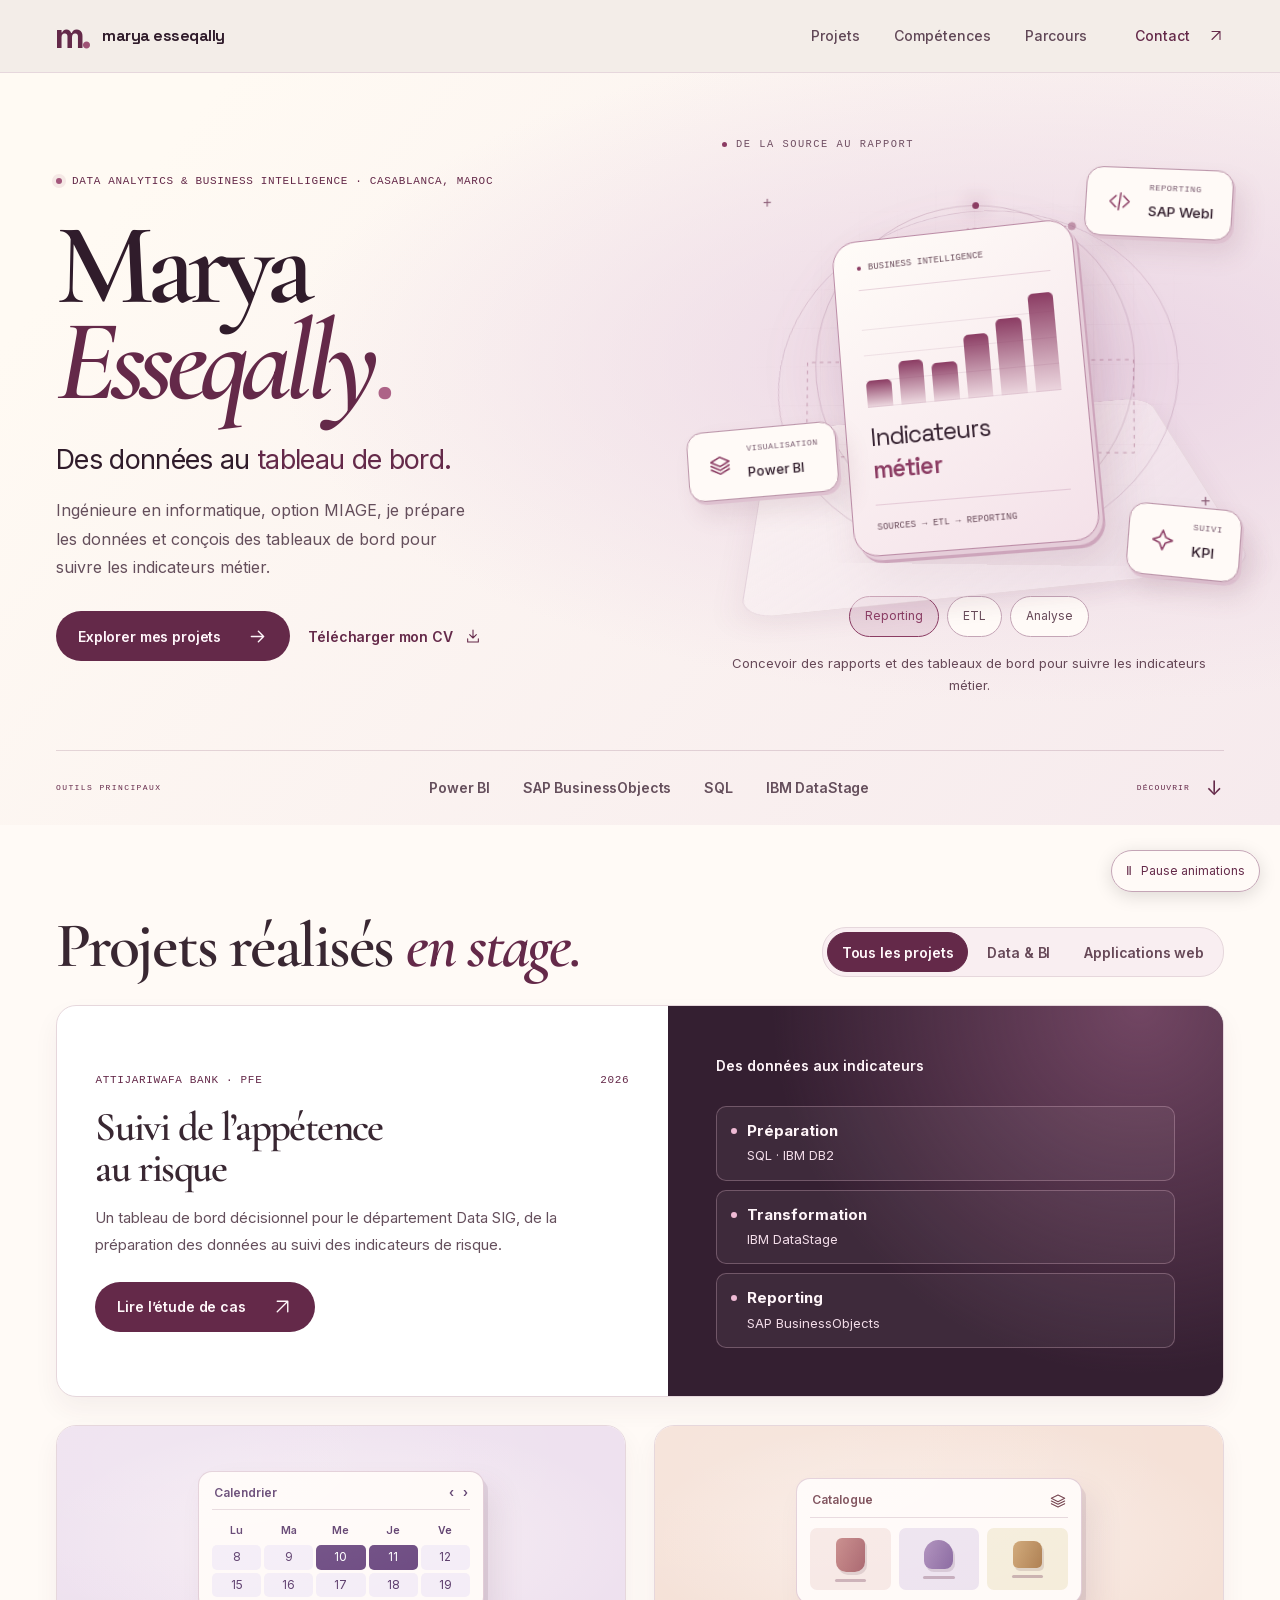
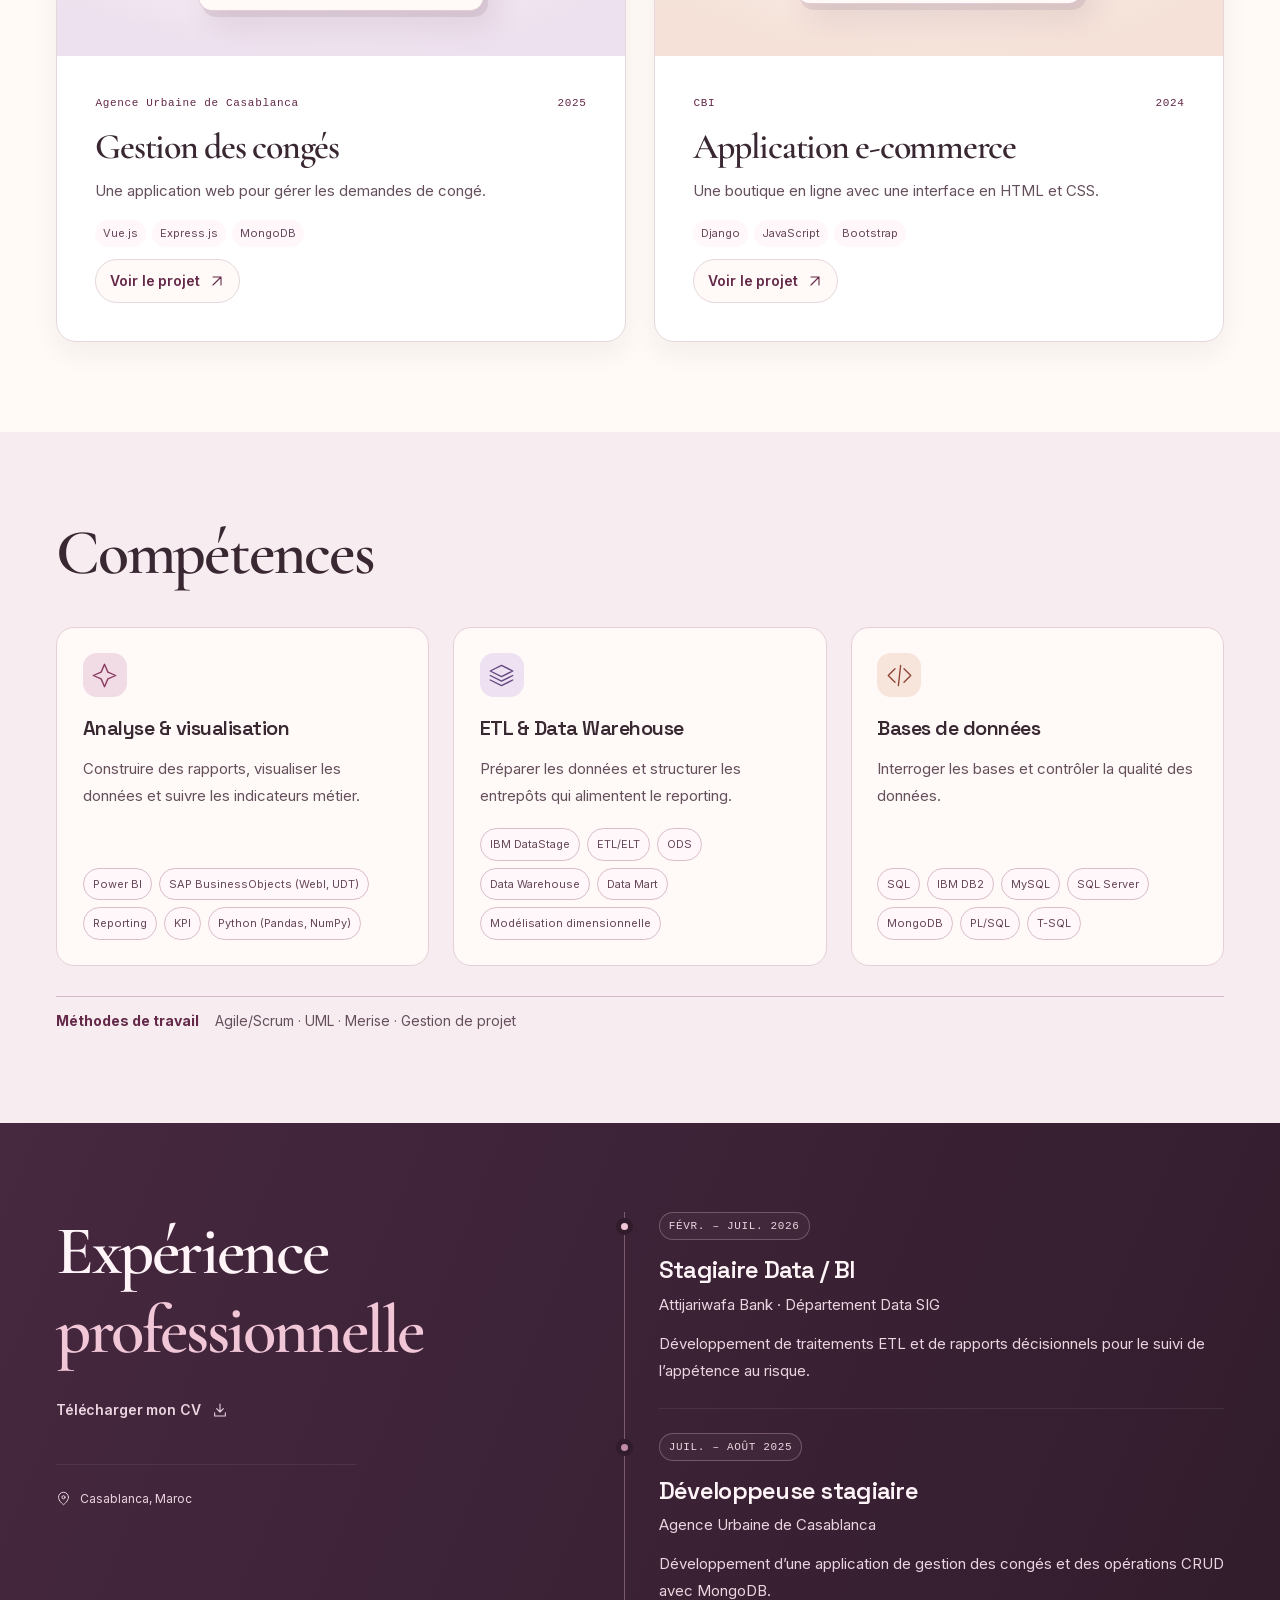
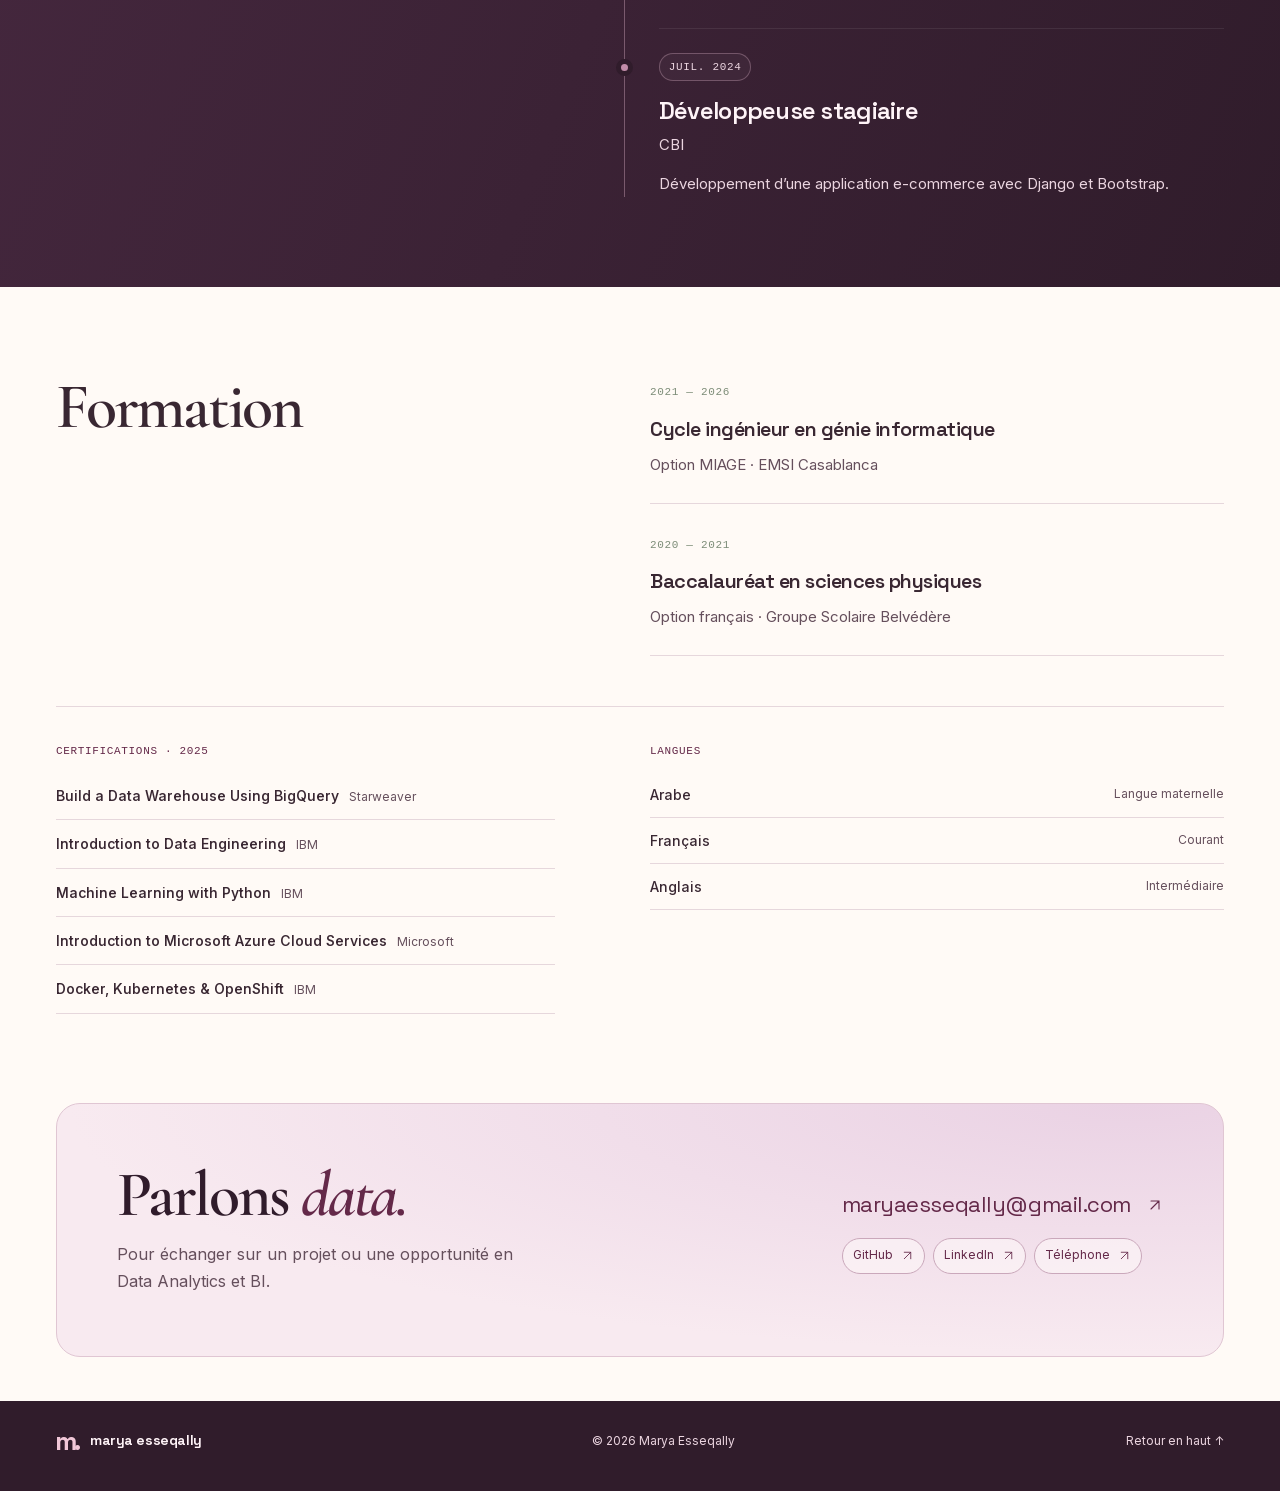
<file: index.html>
<!doctype html>
<html lang="fr">
  <head>
    <meta charset="utf-8">
    <meta name="viewport" content="width=device-width, initial-scale=1">
    <meta name="theme-color" content="#fbf6f1">
    <meta name="description" content="Portfolio de Marya Esseqally, ingénieure en informatique spécialisée en Data Analytics et Business Intelligence à Casablanca.">
    <meta property="og:title" content="Marya Esseqally — Data Analytics &amp; Business Intelligence">
    <meta property="og:description" content="Découvrez ses projets, son parcours et ses compétences en analyse de données, ETL et reporting décisionnel.">
    <meta property="og:type" content="website">
    <meta property="og:locale" content="fr_FR">
    <link rel="icon" type="image/svg+xml" href="./assets/favicon.svg">
    <link rel="preload" href="./assets/fonts/inter-latin-variable.woff2" as="font" type="font/woff2" crossorigin>
    <link rel="preload" href="./assets/fonts/space-grotesk-latin-variable.woff2" as="font" type="font/woff2" crossorigin>
    <link rel="preload" href="./assets/fonts/cormorant-garamond-latin-600-normal.woff2" as="font" type="font/woff2" crossorigin>
    <link rel="stylesheet" href="./styles.css">
    <script src="./app.js" defer></script>
    <title>Marya Esseqally — Data Analytics &amp; Business Intelligence</title>
  </head>
  <body>
    <a class="skip-link" href="#contenu">Aller au contenu</a>
    <div class="reading-progress" aria-hidden="true"></div>
    <button class="motion-toggle" type="button" aria-pressed="false"><span class="motion-indicator" aria-hidden="true">Ⅱ</span><span class="motion-label">Pause animations</span></button>
    <svg class="icon-library" xmlns="http://www.w3.org/2000/svg" aria-hidden="true">
      <symbol id="arrow" viewBox="0 0 24 24"><path d="M5 12h14M13 6l6 6-6 6"/></symbol>
      <symbol id="diagonal" viewBox="0 0 24 24"><path d="M6 18 18 6M6 6h12v12"/></symbol>
      <symbol id="download" viewBox="0 0 24 24"><path d="M12 3v12m-5-5 5 5 5-5M4 16v5h16v-5"/></symbol>
      <symbol id="code" viewBox="0 0 24 24"><path d="m8 6-6 6 6 6m8-12 6 6-6 6m-3-15-2 18"/></symbol>
      <symbol id="layers" viewBox="0 0 24 24"><path d="m12 3 10 5-10 5L2 8l10-5ZM2 12l10 5 10-5M2 16l10 5 10-5"/></symbol>
      <symbol id="spark" viewBox="0 0 24 24"><path d="m12 2 3 7 7 3-7 3-3 7-3-7-7-3 7-3 3-7Z"/></symbol>
      <symbol id="github" viewBox="0 0 24 24"><path d="M9 19c-4 1-4-2-6-2m14 5v-4a3.5 3.5 0 0 0-1-2.8c3-.4 6-1.5 6-6.3a5 5 0 0 0-1.4-3.5 4.7 4.7 0 0 0-.1-3.4s-1.1-.4-3.6 1.3a12 12 0 0 0-6.6 0C7.8 1.6 6.7 2 6.7 2a4.7 4.7 0 0 0-.1 3.4A5 5 0 0 0 5.2 9c0 4.8 3 5.9 6 6.3a3.5 3.5 0 0 0-1 2.7v4"/></symbol>
      <symbol id="mail" viewBox="0 0 24 24"><rect x="2" y="4" width="20" height="16" rx="2"/><path d="m2 5 10 8L22 5"/></symbol>
      <symbol id="pin" viewBox="0 0 24 24"><path d="M20 10c0 6-8 12-8 12S4 16 4 10a8 8 0 1 1 16 0Z"/><circle cx="12" cy="10" r="2.5"/></symbol>
      <symbol id="close" viewBox="0 0 24 24"><path d="m6 6 12 12M6 18 18 6"/></symbol>
    </svg>

    <header class="site-header">
      <div class="container header-inner">
        <a class="brand" href="#accueil" aria-label="Marya Esseqally — Accueil"><span class="brand-mark">m<span>.</span></span><span>marya<span class="brand-surname"> esseqally</span></span></a>
        <button class="menu-toggle" type="button" aria-expanded="false" aria-controls="navigation" aria-label="Ouvrir le menu"><span></span><span></span></button>
        <nav id="navigation" class="navigation" aria-label="Navigation principale">
          <a href="#projets">Projets</a><a href="#expertise">Compétences</a><a href="#parcours">Parcours</a>
          <a class="nav-contact" href="#contact">Contact <svg class="icon"><use href="#diagonal"/></svg></a>
        </nav>
      </div>
    </header>

    <main id="contenu">
      <section class="hero" id="accueil" aria-labelledby="hero-title">
        <div class="container">
          <div class="hero-main">
            <div class="hero-copy">
              <p class="eyebrow light"><span class="status-dot"></span> DATA ANALYTICS &amp; BUSINESS INTELLIGENCE · CASABLANCA, MAROC</p>

              <h1 id="hero-title">Marya<br><span class="hero-surname">Esseqally</span><span class="hero-period">.</span></h1>
              <p class="hero-tagline">Des données au <span>tableau de bord.</span></p>
              <p class="hero-description">Ingénieure en informatique, option MIAGE, je prépare les données et conçois des tableaux de bord pour suivre les indicateurs métier.</p>
              <div class="hero-actions">
                <a class="button button-mint" href="#projets">Explorer mes projets <svg class="icon"><use href="#arrow"/></svg></a>
                <a class="download-link" href="./assets/CV-Marya-Esseqally.pdf" download>Télécharger mon CV <svg class="icon"><use href="#download"/></svg></a>
              </div>
            </div>
            <div class="architecture" data-mode="reporting">
              <div class="stage-heading"><span class="stage-label">DE LA SOURCE AU RAPPORT</span></div>
              <div class="architecture-stage" data-tilt>
                <div class="art-grid" aria-hidden="true"></div><div class="stage-glow" aria-hidden="true"></div>
                <div class="orbit orbit-one" aria-hidden="true"></div><div class="orbit orbit-two" aria-hidden="true"></div>
                <div class="orbital-dot" aria-hidden="true"></div>
                <span class="art-cross cross-one" aria-hidden="true">+</span><span class="art-cross cross-two" aria-hidden="true">+</span>
                <svg class="connections" viewBox="0 0 500 480" fill="none" aria-hidden="true"><path d="M250 235V88H365M250 235H70V340H145M250 235H430V335H340M250 235V410"/><circle cx="250" cy="235" r="7"/><circle cx="365" cy="88" r="4"/><circle cx="145" cy="340" r="4"/><circle cx="340" cy="335" r="4"/></svg>
                <div class="architecture-core"><div class="core-top"><span class="tiny-dot"></span><span id="stage-domain">BUSINESS INTELLIGENCE</span></div><span class="core-chart" aria-hidden="true"><i></i><i></i><i></i><i></i><i></i><i></i></span><span class="core-name"><span id="stage-title">Indicateurs</span><br><strong id="stage-emphasis">métier</strong></span><span class="core-bottom">SOURCES → ETL → REPORTING</span></div>
                <div class="art-node node-top"><span class="node-symbol"><svg class="icon" aria-hidden="true"><use href="#code"/></svg></span><div><small id="stage-node-one-label">REPORTING</small><strong id="stage-node-one">SAP WebI</strong></div></div>
                <div class="art-node node-left"><span class="node-symbol"><svg class="icon" aria-hidden="true"><use href="#layers"/></svg></span><div><small id="stage-node-two-label">VISUALISATION</small><strong id="stage-node-two">Power BI</strong></div></div>
                <div class="art-node node-right"><span class="node-symbol"><svg class="icon" aria-hidden="true"><use href="#spark"/></svg></span><div><small id="stage-node-three-label">SUIVI</small><strong id="stage-node-three">KPI</strong></div></div>

              </div>
              <div class="stage-controls" role="group" aria-label="Explorer mes domaines"><button type="button" class="stage-option is-active" data-mode="reporting" aria-pressed="true">Reporting</button><button type="button" class="stage-option" data-mode="etl" aria-pressed="false">ETL</button><button type="button" class="stage-option" data-mode="analyse" aria-pressed="false">Analyse</button></div>
              <p class="stage-caption" id="stage-caption" role="status">Concevoir des rapports et des tableaux de bord pour suivre les indicateurs métier.</p>
            </div>
          </div>
          <div class="hero-bottom"><span class="mono">OUTILS PRINCIPAUX</span><div class="hero-tech"><span>Power BI</span><span>SAP BusinessObjects</span><span>SQL</span><span>IBM DataStage</span></div><a class="scroll-link" href="#projets" aria-label="Découvrir les projets">DÉCOUVRIR <span>↓</span></a></div>
        </div>
      </section>

      <section class="projects section-light" id="projets" aria-labelledby="projects-title">
        <div class="container">
          <div class="project-heading">
            <h2 id="projects-title">Projets réalisés <em>en stage.</em></h2>
            <div class="project-filters" role="group" aria-label="Filtrer les projets par domaine">
              <button type="button" class="filter is-active" data-filter="all" aria-pressed="true">Tous les projets</button>
              <button type="button" class="filter" data-filter="data" aria-pressed="false">Data &amp; BI</button>
              <button type="button" class="filter" data-filter="web" aria-pressed="false">Applications web</button>
            </div>
          </div>
          <p id="filter-status" class="sr-only" role="status">3 projets affichés</p>
          <div class="project-grid">
            <article class="project-card project-featured" data-categories="data">
              <div class="featured-content">
                <p class="project-kicker">ATTIJARIWAFA BANK · PFE <span>2026</span></p>
                <h3>Suivi de l’appétence au risque</h3>
                <p>Un tableau de bord décisionnel pour le département Data SIG, de la préparation des données au suivi des indicateurs de risque.</p>
                <a class="button case-button" href="./suivi-appetence-risque.html">Lire l’étude de cas <svg class="icon" aria-hidden="true"><use href="#diagonal"/></svg></a>
              </div>
              <div class="risk-cover">
                <p>Des données aux indicateurs</p>
                <ol class="risk-flow" role="list">
                  <li><strong>Préparation</strong><span>SQL · IBM DB2</span></li>
                  <li><strong>Transformation</strong><span>IBM DataStage</span></li>
                  <li><strong>Reporting</strong><span>SAP BusinessObjects</span></li>
                </ol>
              </div>
            </article>
            <article class="project-card web-card" data-categories="web">
              <div class="project-visual web-visual web-visual-conges" aria-hidden="true">
                <div class="web-preview calendar-preview">
                  <div class="preview-header"><span>Calendrier</span><span>‹ &nbsp; ›</span></div>
                  <div class="calendar-grid">
                    <span>Lu</span><span>Ma</span><span>Me</span><span>Je</span><span>Ve</span>
                    <span>8</span><span>9</span><span class="selected-day">10</span><span class="selected-day">11</span><span>12</span>
                    <span>15</span><span>16</span><span>17</span><span>18</span><span>19</span>
                  </div>
                </div>
              </div>
              <div class="card-content">
                <p class="project-kicker">Agence Urbaine de Casablanca <span>2025</span></p>
                <h3>Gestion des congés</h3>
                <p>Une application web pour gérer les demandes de congé.</p>
                <div class="tags"><span>Vue.js</span><span>Express.js</span><span>MongoDB</span></div>
                <button type="button" class="text-link" data-project="conges">Voir le projet <svg class="icon" aria-hidden="true"><use href="#diagonal"/></svg></button>
              </div>
            </article>
            <article class="project-card web-card" data-categories="web">
              <div class="project-visual web-visual web-visual-commerce" aria-hidden="true">
                <div class="web-preview shop-preview">
                  <div class="preview-header"><span>Catalogue</span><svg class="icon"><use href="#layers"/></svg></div>
                  <div class="shop-grid">
                    <div><span class="product-shape"></span><i></i></div>
                    <div><span class="product-shape"></span><i></i></div>
                    <div><span class="product-shape"></span><i></i></div>
                  </div>
                </div>
              </div>
              <div class="card-content">
                <p class="project-kicker">CBI <span>2024</span></p>
                <h3>Application e-commerce</h3>
                <p>Une boutique en ligne avec une interface en HTML et CSS.</p>
                <div class="tags"><span>Django</span><span>JavaScript</span><span>Bootstrap</span></div>
                <button type="button" class="text-link" data-project="commerce">Voir le projet <svg class="icon" aria-hidden="true"><use href="#diagonal"/></svg></button>
              </div>
            </article>
          </div>
        </div>
      </section>

      <section class="expertise" id="expertise" aria-labelledby="expertise-title">
        <div class="container">
          <div class="section-heading"><h2 id="expertise-title">Compétences</h2></div>
          <div class="expertise-grid">
            <article class="expertise-item"><div class="expertise-icon"><svg class="icon" aria-hidden="true"><use href="#spark"/></svg></div><h3>Analyse &amp; visualisation</h3><p>Construire des rapports, visualiser les données et suivre les indicateurs métier.</p><div class="skill-list"><span>Power BI</span><span>SAP BusinessObjects (WebI, UDT)</span><span>Reporting</span><span>KPI</span><span>Python (Pandas, NumPy)</span></div></article>
            <article class="expertise-item"><div class="expertise-icon"><svg class="icon" aria-hidden="true"><use href="#layers"/></svg></div><h3>ETL &amp; Data Warehouse</h3><p>Préparer les données et structurer les entrepôts qui alimentent le reporting.</p><div class="skill-list"><span>IBM DataStage</span><span>ETL/ELT</span><span>ODS</span><span>Data Warehouse</span><span>Data Mart</span><span>Modélisation dimensionnelle</span></div></article>
            <article class="expertise-item"><div class="expertise-icon"><svg class="icon" aria-hidden="true"><use href="#code"/></svg></div><h3>Bases de données</h3><p>Interroger les bases et contrôler la qualité des données.</p><div class="skill-list"><span>SQL</span><span>IBM DB2</span><span>MySQL</span><span>SQL Server</span><span>MongoDB</span><span>PL/SQL</span><span>T-SQL</span></div></article>
          </div>
          <div class="methods"><strong>Méthodes de travail</strong><p>Agile/Scrum · UML · Merise · Gestion de projet</p></div>
        </div>
      </section>

      <section class="journey" id="parcours" aria-labelledby="journey-title">
        <div class="container journey-layout">
          <div class="journey-intro">
            <h2 id="journey-title">Expérience<br><span class="mint">professionnelle</span></h2>
            <a class="download-link" href="./assets/CV-Marya-Esseqally.pdf" download>Télécharger mon CV <svg class="icon" aria-hidden="true"><use href="#download"/></svg></a>
            <div class="location-note"><svg class="icon" aria-hidden="true"><use href="#pin"/></svg> Casablanca, Maroc</div>
          </div>
          <div class="timeline">
            <article class="timeline-item"><div class="timeline-date">FÉVR. – JUIL. 2026</div><h3>Stagiaire Data / BI</h3><p class="company">Attijariwafa Bank · Département Data SIG</p><p>Développement de traitements ETL et de rapports décisionnels pour le suivi de l’appétence au risque.</p></article>
            <article class="timeline-item"><div class="timeline-date">JUIL. – AOÛT 2025</div><h3>Développeuse stagiaire</h3><p class="company">Agence Urbaine de Casablanca</p><p>Développement d’une application de gestion des congés et des opérations CRUD avec MongoDB.</p></article>
            <article class="timeline-item"><div class="timeline-date">JUIL. 2024</div><h3>Développeuse stagiaire</h3><p class="company">CBI</p><p>Développement d’une application e-commerce avec Django et Bootstrap.</p></article>
          </div>
        </div>
      </section>

      <section class="education section-light" aria-labelledby="education-title">
        <div class="container">
          <div class="education-grid">
            <h2 id="education-title">Formation</h2>
            <div class="education-content">
              <article class="degree"><span class="mono">2021 — 2026</span><h3>Cycle ingénieur en génie informatique</h3><p>Option MIAGE · EMSI Casablanca</p></article>
              <article class="degree"><span class="mono">2020 — 2021</span><h3>Baccalauréat en sciences physiques</h3><p>Option français · Groupe Scolaire Belvédère</p></article>
            </div>
          </div>
          <div class="credentials">
            <div><p class="eyebrow">CERTIFICATIONS · 2025</p><div class="certificate"><div><strong>Build a Data Warehouse Using BigQuery</strong><span>Starweaver</span></div></div>
              <div class="certificate"><div><strong>Introduction to Data Engineering</strong><span>IBM</span></div></div>
              <div class="certificate"><div><strong>Machine Learning with Python</strong><span>IBM</span></div></div>
              <div class="certificate"><div><strong>Introduction to Microsoft Azure Cloud Services</strong><span>Microsoft</span></div></div>
              <div class="certificate"><div><strong>Docker, Kubernetes &amp; OpenShift</strong><span>IBM</span></div></div></div>
            <div class="languages"><p class="eyebrow">LANGUES</p><div><strong>Arabe</strong><span>Langue maternelle</span></div><div><strong>Français</strong><span>Courant</span></div><div><strong>Anglais</strong><span>Intermédiaire</span></div></div>
          </div>
        </div>
      </section>

      <section class="contact" id="contact" aria-labelledby="contact-title">
        <div class="container">
          <div class="contact-panel">
            <div>
              <h2 id="contact-title">Parlons <em>data.</em></h2>
              <p>Pour échanger sur un projet ou une opportunité en Data Analytics et BI.</p>
            </div>
            <div class="contact-links">
              <a class="email-link" href="mailto:maryaesseqally@gmail.com">maryaesseqally@gmail.com <svg class="icon" aria-hidden="true"><use href="#diagonal"/></svg></a>
              <div class="social-links">
                <a href="https://github.com/MaryaEsseqally" target="_blank" rel="noopener noreferrer">GitHub <svg class="icon" aria-hidden="true"><use href="#diagonal"/></svg></a>
                <a href="https://www.linkedin.com/in/marya-esseqally-686690281/" target="_blank" rel="noopener noreferrer">LinkedIn <svg class="icon" aria-hidden="true"><use href="#diagonal"/></svg></a>
                <a href="tel:+212664807146">Téléphone <svg class="icon" aria-hidden="true"><use href="#diagonal"/></svg></a>
              </div>
            </div>
          </div>
        </div>
      </section>
    </main>
    <footer class="site-footer"><div class="container"><a class="brand" href="#accueil"><span class="brand-mark">m<span>.</span></span><span>marya esseqally</span></a><p>© <span id="year">2026</span> Marya Esseqally</p><a href="#accueil">Retour en haut ↑</a></div></footer>

    <dialog id="project-dialog" aria-labelledby="dialog-title" aria-describedby="dialog-description">
      <button type="button" class="dialog-close" aria-label="Fermer les détails du projet" autofocus>
        <svg class="icon" aria-hidden="true"><use href="#close"/></svg>
      </button>
      <div class="dialog-inner" tabindex="0" role="region" aria-labelledby="dialog-title">
        <header class="dialog-header">
          <p class="dialog-meta"><span id="dialog-organization"></span><span id="dialog-period"></span></p>
          <h2 id="dialog-title"></h2>
          <p id="dialog-description" class="dialog-description"></p>
        </header>
        <div class="dialog-body">
          <h3>Au cœur du projet</h3>
          <ul class="dialog-features" id="dialog-features" role="list"></ul>
          <h3>Outils utilisés</h3>
          <ul class="dialog-tags" id="dialog-tags" role="list"></ul>
        </div>
      </div>
    </dialog>
  </body>
</html>
</file>
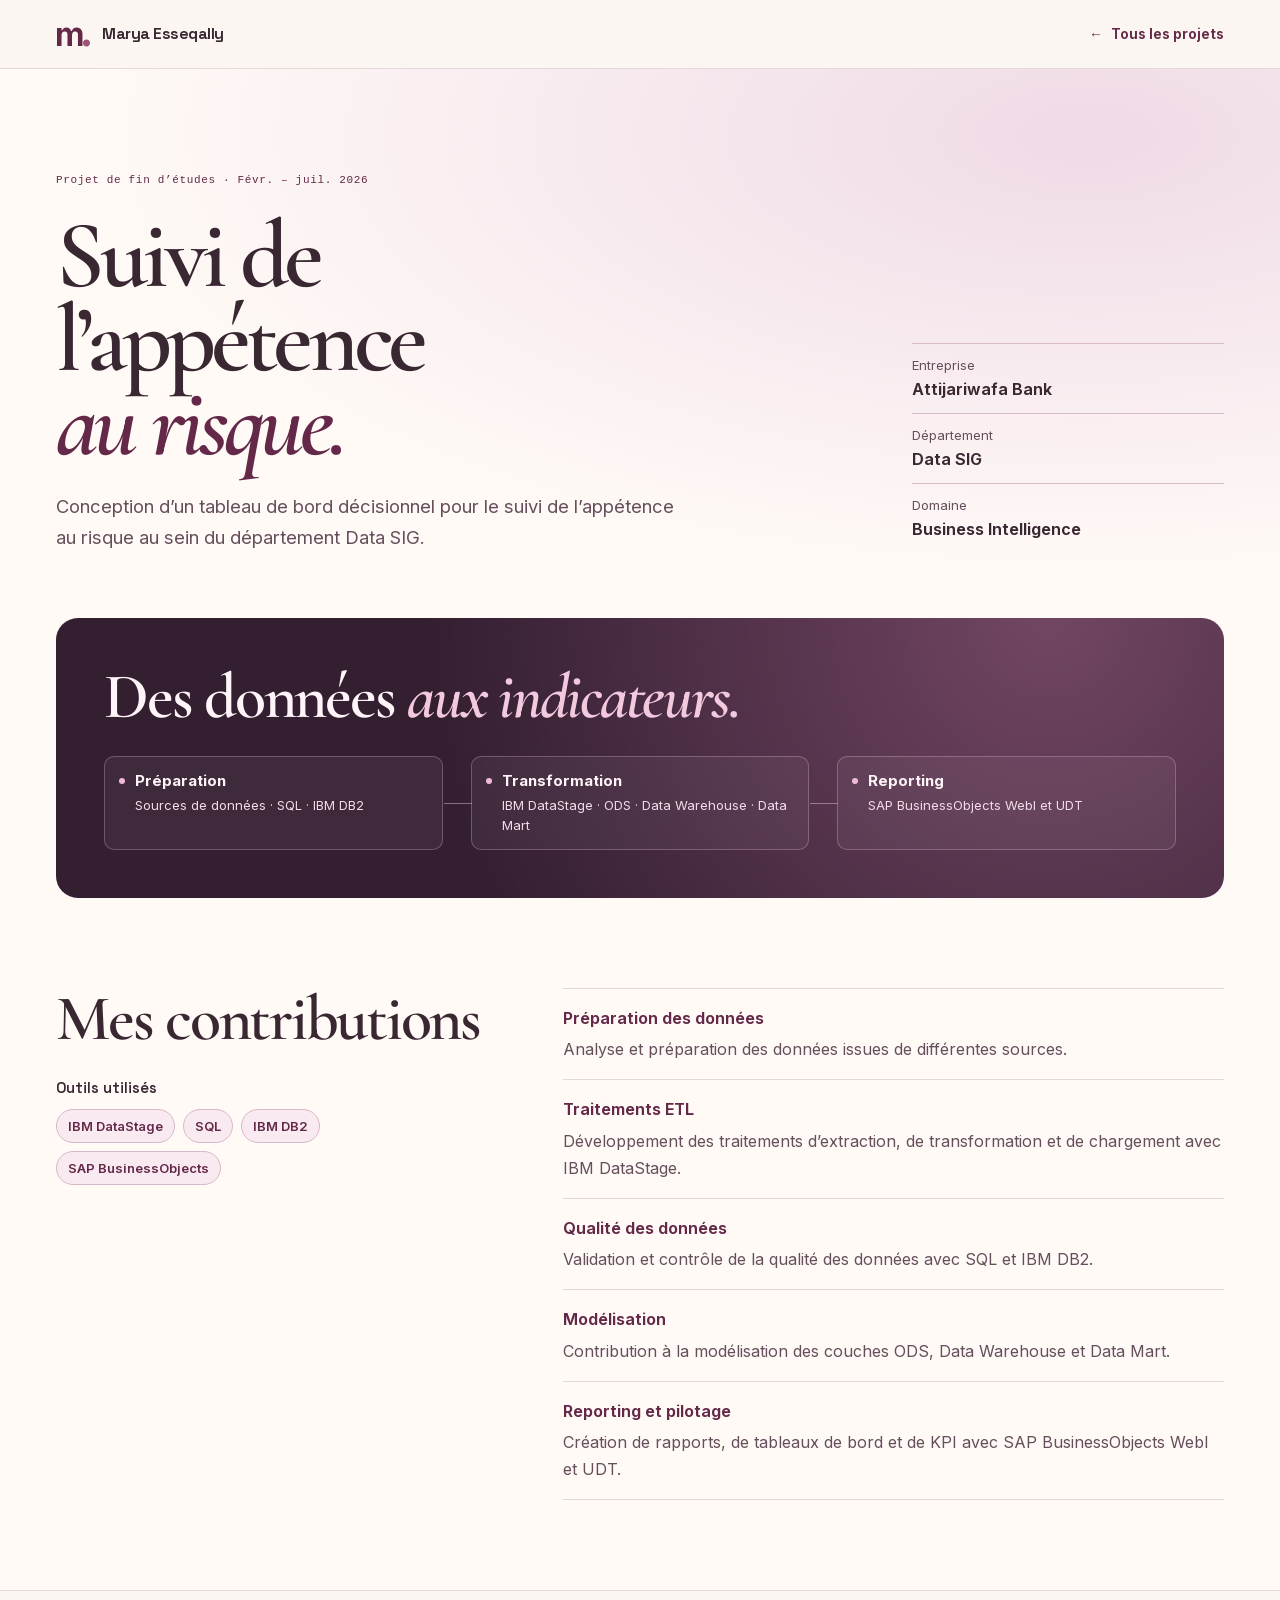
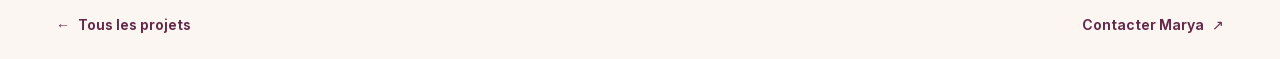
<file: suivi-appetence-risque.html>
<!doctype html>
<html lang="fr">
<head>
  <meta charset="utf-8">
  <meta name="viewport" content="width=device-width, initial-scale=1">
  <meta name="theme-color" content="#fbf6f1">
  <meta name="description" content="Le projet de fin d’études de Marya Esseqally chez Attijariwafa Bank, de la préparation des données au suivi de l’appétence au risque.">
  <title>Suivi de l’appétence au risque — Marya Esseqally</title>
  <link rel="icon" type="image/svg+xml" href="./assets/favicon.svg">
  <link rel="stylesheet" href="./styles.css">
</head>
<body class="case-page">
  <a class="skip-link" href="#contenu">Aller au contenu</a>
  <header class="case-nav">
    <div class="container">
      <a class="brand" href="./index.html"><span class="brand-mark" aria-hidden="true">m<span>.</span></span><span>Marya Esseqally</span></a>
      <a class="case-back" href="./index.html#projets"><span aria-hidden="true">←</span> Tous les projets</a>
    </div>
  </header>
  <main id="contenu">
    <section class="case-hero" aria-labelledby="case-title">
      <div class="container case-intro">
        <div class="case-intro-copy">
          <p class="eyebrow">Projet de fin d’études · Févr. – juil. 2026</p>
          <h1 id="case-title">Suivi de l’appétence <em>au risque.</em></h1>
          <p class="case-lead">Conception d’un tableau de bord décisionnel pour le suivi de l’appétence au risque au sein du département Data SIG.</p>
        </div>
        <dl class="case-meta">
          <div><dt>Entreprise</dt><dd>Attijariwafa Bank</dd></div>
          <div><dt>Département</dt><dd>Data SIG</dd></div>
          <div><dt>Domaine</dt><dd>Business Intelligence</dd></div>
        </dl>
      </div>
    </section>
    <section class="case-workflow" aria-labelledby="workflow-title">
      <div class="container risk-cover">
        <h2 id="workflow-title">Des données <em>aux indicateurs.</em></h2>
        <ol class="risk-flow" role="list">
          <li><strong>Préparation</strong><span>Sources de données · SQL · IBM DB2</span></li>
          <li><strong>Transformation</strong><span>IBM DataStage · ODS · Data Warehouse · Data Mart</span></li>
          <li><strong>Reporting</strong><span>SAP BusinessObjects WebI et UDT</span></li>
        </ol>
      </div>
    </section>
    <section class="case-contributions" aria-labelledby="contributions-title">
      <div class="container case-content">
        <div>
          <h2 id="contributions-title">Mes contributions</h2>
          <div class="case-tools">
            <h3>Outils utilisés</h3>
            <ul class="dialog-tags" role="list"><li>IBM DataStage</li><li>SQL</li><li>IBM DB2</li><li>SAP BusinessObjects</li></ul>
          </div>
        </div>
        <dl class="case-details">
          <div><dt>Préparation des données</dt><dd>Analyse et préparation des données issues de différentes sources.</dd></div>
          <div><dt>Traitements ETL</dt><dd>Développement des traitements d’extraction, de transformation et de chargement avec IBM DataStage.</dd></div>
          <div><dt>Qualité des données</dt><dd>Validation et contrôle de la qualité des données avec SQL et IBM DB2.</dd></div>
          <div><dt>Modélisation</dt><dd>Contribution à la modélisation des couches ODS, Data Warehouse et Data Mart.</dd></div>
          <div><dt>Reporting et pilotage</dt><dd>Création de rapports, de tableaux de bord et de KPI avec SAP BusinessObjects WebI et UDT.</dd></div>
        </dl>
      </div>
    </section>
  </main>
  <footer class="case-footer">
    <div class="container">
      <a class="case-back" href="./index.html#projets"><span aria-hidden="true">←</span> Tous les projets</a>
      <a class="case-back" href="./index.html#contact">Contacter Marya <span aria-hidden="true">↗</span></a>
    </div>
  </footer>
</body>
</html>
</file>
<file: styles.css>
@font-face {
  font-family: 'Inter';
  font-style: normal;
  font-weight: 400 700;
  font-display: swap;
  src: url('./assets/fonts/inter-latin-variable.woff2') format('woff2');
}
@font-face {
  font-family: 'Space Grotesk';
  font-style: normal;
  font-weight: 400 700;
  font-display: swap;
  src: url('./assets/fonts/space-grotesk-latin-variable.woff2') format('woff2');
}

:root{--ink:#101918;--mint:#baf2d1;--paper:#f3f5f1;--text:#202c28;--muted:#748079;--line:#dce1da;--font:'Inter',Arial,sans-serif;--display:'Space Grotesk',Arial,sans-serif;--mono:'SFMono-Regular',Consolas,'Liberation Mono',monospace}
*{box-sizing:border-box}html{scroll-behavior:smooth;scroll-padding-top:94px}body{margin:0;background:var(--ink);color:var(--text);font-family:var(--font);-webkit-font-smoothing:antialiased}button,a{-webkit-tap-highlight-color:transparent}a{color:inherit;text-decoration:none}button{font:inherit;color:inherit;cursor:pointer}button,a{touch-action:manipulation}button:focus-visible,a:focus-visible{outline:3px solid #5aaf83;outline-offset:5px}button{border:0}button[hidden],[hidden]{display:none!important}::selection{background:var(--mint);color:var(--ink)}h1,h2,h3,p{margin:0}h1,h2,h3{font-family:var(--display);font-weight:650}h2{font-size:clamp(32px,3.15vw,48px);line-height:1.2;letter-spacing:-1.9px}p{line-height:1.7}.container{width:min(1240px,calc(100% - 112px));margin-inline:auto}.icon{width:21px;height:21px;stroke:currentColor;stroke-width:1.6;fill:none;flex-shrink:0;stroke-linecap:round;stroke-linejoin:round}.icon-library{position:absolute;width:0;height:0;overflow:hidden}.mint{color:var(--mint)}.muted{color:#879188}.mono,.eyebrow{font:10px/1.6 var(--mono);letter-spacing:1.4px}.eyebrow{display:flex;align-items:center;gap:13px;font-weight:500;margin-bottom:24px;color:#526258}.eyebrow.light{color:#a9b5ad}.section-number{color:#6d7e72;font-size:11px}.section-light{background:var(--paper)}.sr-only{position:absolute;clip:rect(0,0,0,0);width:1px;height:1px;overflow:hidden;white-space:nowrap}.skip-link{position:fixed;top:12px;left:12px;transform:translateY(-180%);z-index:30;padding:12px 20px;background:var(--mint);color:var(--ink)}.skip-link:focus{transform:translateY(0)}
.site-header{position:sticky;top:0;z-index:20;background:rgba(16,25,24,.96);color:#f5f7f3;border-bottom:1px solid #ffffff12;backdrop-filter:blur(16px)}.header-inner{height:88px;display:flex;align-items:center;justify-content:space-between}.brand{display:inline-flex;align-items:center;gap:12px;font-family:var(--display);font-size:15px;font-weight:650;letter-spacing:-.4px}.brand-mark{display:grid;place-content:center;width:34px;height:36px;font-size:36px;line-height:1;letter-spacing:-4px;font-weight:800;color:var(--mint);padding-bottom:7px;padding-right:4px}.brand-mark span{color:var(--mint)}.navigation{display:flex;align-items:center;gap:34px;font-size:12px;color:#c0c9c3}.navigation>a{transition:color .2s}.navigation>a:hover{color:var(--mint)}.navigation .nav-contact{display:flex;align-items:center;gap:18px;color:var(--mint);margin-left:14px}.navigation .nav-contact .icon{width:16px}.menu-toggle{display:none}
.hero{position:relative;overflow:hidden;color:#f2f5ef;background:radial-gradient(ellipse at 83% 47%,#1c302824,transparent 60%)}.hero-main{display:grid;grid-template-columns:1.04fr 1fr;gap:42px;align-items:center;min-height:675px;padding:75px 0 68px}.hero .eyebrow{font-size:9px;letter-spacing:1.25px;margin-bottom:29px;gap:10px}.status-dot{display:inline-block;height:6px;width:6px;flex-shrink:0;background:var(--mint);border-radius:50%;box-shadow:0 0 0 4px #baf2d10a}h1{font-size:clamp(66px,6.7vw,100px);line-height:.99;font-weight:650;letter-spacing:-6px}.hero-tagline{font-size:23px;line-height:1.45;letter-spacing:-.6px;margin-top:30px;color:#d7e1d9}.hero-description{color:#93a39a;font-size:14px;max-width:415px;margin-top:17px;line-height:1.85}.hero-actions{display:flex;align-items:center;gap:27px;margin-top:32px}.button{display:inline-flex;align-items:center;justify-content:center;gap:26px;min-height:49px;padding:14px 22px;font-size:12px;font-weight:650;border-radius:5px;transition:transform .2s,background .2s}.button:hover{transform:translateY(-2px)}.button-mint{background:var(--mint);color:var(--ink)}.button-mint:hover{background:#d0f9df}.download-link{display:inline-flex;gap:12px;align-items:center;font-size:11px;line-height:1.7;color:#d0dad3}.download-link .icon{width:16px;height:16px}.download-link:hover{color:var(--mint)}.hero-bottom{display:flex;align-items:center;justify-content:space-between;border-top:1px solid #ffffff13;padding:26px 0 28px}.hero-bottom>.mono{color:#7d9185;font-size:8px;letter-spacing:1.4px}.hero-tech{display:flex;gap:33px;color:#b8c6bc;font-family:var(--display);font-weight:600;font-size:14px;letter-spacing:-.3px}.scroll-link{display:flex;align-items:center;gap:16px;font:8px var(--mono);letter-spacing:1.1px;color:#a6b5aa}.scroll-link span{font:20px var(--font);color:var(--mint)}
.architecture{height:480px;position:relative;max-width:550px;width:100%;justify-self:end;isolation:isolate}.art-grid{position:absolute;inset:0;background-image:linear-gradient(#baf2d108 1px,transparent 1px),linear-gradient(90deg,#baf2d108 1px,transparent 1px);background-size:42px 42px;mask-image:radial-gradient(ellipse,#000 5%,transparent 70%)}.orbit{position:absolute;left:50%;top:48%;border:1px solid #baf2d115;border-radius:50%;transform:translate(-50%,-50%);z-index:-1}.orbit-one{width:355px;height:355px}.orbit-two{width:470px;height:470px;border-style:dashed;border-color:#baf2d110}.art-cross{position:absolute;font:16px var(--mono);color:#6d8e7d}.cross-one{top:37px;left:40px}.cross-two{right:20px;bottom:74px}.connections{position:absolute;inset:0;width:100%;height:100%;stroke:#6b9d80;stroke-width:1;stroke-dasharray:4 5;opacity:.65}.connections circle{stroke-dasharray:none;fill:#baf2d1}.architecture-core{position:absolute;width:232px;top:128px;left:50%;transform:translateX(-50%) rotate(-5deg);border:1px solid #baf2d145;border-radius:12px;background:linear-gradient(145deg,#283b31,#182720);box-shadow:18px 22px 50px #0004;padding:19px 22px}.core-top{display:flex;align-items:center;gap:7px;font:6px var(--mono);letter-spacing:1px;color:#b8d4c1;border-bottom:1px solid #baf2d11c;padding-bottom:14px}.tiny-dot{width:4px;height:4px;background:var(--mint);border-radius:50%}.core-icon{width:38px;height:38px;color:var(--mint);margin:22px 0 14px;stroke-width:1.1}.core-name{display:block;font-family:var(--display);color:#b5c4b9;font-size:23px;letter-spacing:-1px;line-height:1.35}.core-name strong{font-weight:550;color:#e1f3e6}.core-bottom{display:block;border-top:1px solid #baf2d11c;padding-top:15px;margin-top:22px;font:8px var(--mono);color:#769684;letter-spacing:.5px}.art-node{display:flex;gap:12px;align-items:center;position:absolute;background:#1a2520;border:1px solid #baf2d12a;border-radius:8px;padding:14px 19px;box-shadow:0 10px 30px #0002}.art-node div{display:flex;flex-direction:column;gap:6px}.art-node small{font:6px var(--mono);letter-spacing:1.3px;color:#8aa293}.art-node strong{font-size:13px;font-weight:500;color:#e0e8e1}.node-symbol{display:flex;align-items:center;justify-content:center;width:29px;height:29px}.react-symbol{font-size:31px;color:#8ebec7}.spring-symbol{color:var(--mint)}.kafka-symbol{color:#dfbd89}.node-top{top:53px;right:10px;transform:rotate(4deg)}.node-left{left:-5px;top:301px;transform:rotate(-5deg)}.node-right{right:-4px;bottom:78px;transform:rotate(5deg)}.art-caption{position:absolute;bottom:23px;width:100%;display:flex;justify-content:center;align-items:center;gap:10px;font:8px var(--mono);letter-spacing:.2px;color:#96a79b}.art-caption .status-dot{height:4px;width:4px;background:#7ba78d}.art-index{position:absolute;right:0;top:9px;color:#6b8575;font:6px var(--mono);letter-spacing:1px}
.projects{padding:99px 0 35px}.section-heading{display:flex;align-items:flex-end;justify-content:space-between;gap:40px;margin-bottom:43px}.section-intro{color:#6f7a72;font-size:13px;line-height:1.8;padding-bottom:4px}.project-filters{display:flex;align-items:center;gap:7px;margin-bottom:30px;flex-wrap:wrap}.filter{background:transparent;color:#778279;border:1px solid transparent;border-radius:5px;padding:10px 16px;font-size:11px;transition:background .2s,color .2s}.filter:hover{color:var(--ink);background:#e7ece4}.filter.is-active{background:var(--ink);color:#f1f6ef}.filter span{color:#baf2d1;margin-left:12px;font:9px var(--mono)}.project-grid{display:grid;grid-template-columns:repeat(3,minmax(0,1fr));gap:23px}.project-card{background:#fff;border:1px solid #e0e5dc;border-radius:8px;overflow:hidden;display:flex;flex-direction:column;min-width:0;transition:box-shadow .25s,transform .25s}.project-card:hover{box-shadow:0 12px 32px #14251c08;transform:translateY(-3px)}.project-featured{grid-column:1/-1;display:grid;grid-template-columns:1.1fr 1fr;min-height:354px}.featured-visual{background:#1a2c24;display:flex;flex-direction:column;padding:30px 28px;color:#bfd4c5;position:relative;overflow:hidden}.featured-visual:before{content:'';position:absolute;inset:0;background-image:radial-gradient(#baf2d11b 1px,transparent 1px);background-size:17px 17px}.visual-top,.visual-bottom{position:relative;display:flex;justify-content:space-between;align-items:center;gap:12px;font:7px var(--mono);letter-spacing:.6px;color:#9fb5a6}.visual-top>span:first-child{display:flex;align-items:center;gap:8px;font-size:9px;color:#d7e9dd;letter-spacing:1px}.visual-top i,.visual-bottom i{display:inline-block;height:4px;width:4px;background:var(--mint);border-radius:50%}.flow{position:relative;display:flex;align-items:center;justify-content:center;flex:1;gap:10px;padding:40px 0}.flow-node{width:128px;min-height:116px;display:flex;flex-direction:column;align-items:center;justify-content:center;gap:12px;background:#22392d;border:1px solid #baf2d132;border-radius:7px}.flow-node>.icon{color:#a1bca8;width:25px;height:25px}.flow-node>span{font-size:10px;color:#dae8df}.flow-node small{font:6px var(--mono);color:#9cb3a3;white-space:nowrap}.flow-node-main{background:var(--mint);border-color:var(--mint);box-shadow:0 0 40px #baf2d10d}.flow-node-main>span,.flow-node-main>.icon{color:#1a3526}.flow-node-main small{color:#4a6d56}.flow-arrow{color:#7fa38b;font-size:18px}.visual-bottom{padding-top:18px;border-top:1px solid #baf2d122;letter-spacing:.1px;font-size:7px}.visual-bottom>span{display:flex;gap:7px;align-items:center}.ai-label .icon{width:12px;height:12px;color:var(--mint)}.featured-content{padding:32px 35px;display:flex;align-items:flex-start;flex-direction:column;justify-content:center}.project-kicker{font:8px var(--mono);color:#738076;letter-spacing:.7px;width:100%;display:flex;justify-content:space-between;gap:9px}.project-kicker span{font-size:8px;color:#89948b;white-space:nowrap}.featured-content h3{font-size:32px;letter-spacing:-1.4px;margin-top:18px}.project-subtitle{font-size:15px!important;color:#405348!important;margin-top:5px!important;line-height:1.5!important}.featured-content>p:not(.project-kicker):not(.project-subtitle){color:#748077;font-size:12px;margin-top:15px;line-height:1.8}.tags{display:flex;flex-wrap:wrap;gap:6px;margin-top:20px}.tags span{font-size:8px;line-height:1.5;background:#eff3ed;color:#5c6e5e;padding:5px 8px;border-radius:3px}.text-link{background:none;display:inline-flex;gap:15px;align-items:center;padding:0;font-size:11px;font-weight:650;margin-top:25px;color:#263e2e;line-height:1.6}.text-link:hover{color:#518663}.text-link .icon{height:16px;width:16px}.project-visual{height:210px;position:relative;overflow:hidden;padding:23px 25px}.visual-label{font:7px var(--mono);letter-spacing:1.3px;position:relative;z-index:1}.visual-counter{position:absolute;bottom:16px;right:19px;font:6px var(--mono);letter-spacing:1px;opacity:.6}.visual-learn{background:#e4ecdc;color:#51674a}.service-map{margin:16px auto 0;width:230px;max-width:100%;display:flex;flex-direction:column;align-items:center;gap:7px;position:relative}.service-map span{border:1px solid #95ab8566;border-radius:4px;padding:7px 10px;font:7px var(--mono);background:#edf2e7}.service-map .map-top{background:#55724b;color:#fff;border-color:#55724b;padding:9px 21px;z-index:1}.service-map i{width:1px;height:9px;background:#95ab85;margin:-7px 0}.service-map>div{display:flex;gap:8px}.service-map small{font:5px var(--mono);letter-spacing:1.8px;margin-top:7px}.visual-care{background:#e5ecef;color:#5c7881}.care-art{position:relative;max-width:250px;display:flex;gap:22px;margin:26px auto 0;align-items:center}.medical-cross{font:80px/1 var(--display);font-weight:400;color:#5e8c9a;margin-top:-13px}.care-lines{display:flex;flex-direction:column;gap:7px;flex:1}.care-lines span{font:8px var(--mono);padding:7px 12px;background:#f1f5f6;border:1px solid #a4b9c23d;border-radius:3px}.care-art>svg{position:absolute;width:100%;height:40px;bottom:-38px;left:0;stroke:#7ba0a9;stroke-width:1.2;fill:none}.visual-nutrition{background:#f2e9dc;color:#907350}.nutrition-art{display:flex;align-items:center;gap:15px;justify-content:center;margin-top:29px}.scan-frame{position:relative;display:flex;flex-direction:column;align-items:center;justify-content:center;width:75px;height:83px;border:1px dashed #b9a076;border-radius:8px;gap:10px;background:#f8f3ea}.scan-frame>.icon{height:28px;width:28px;stroke-width:1;color:#9d7d4f}.scan-frame span{font:7px var(--mono)}.nutrition-arrow{color:#a58d6a}.nutrition-result{display:flex;flex-direction:column;gap:12px}.nutrition-result>span{font:12px var(--mono);letter-spacing:-.4px}.nutrition-result i{height:3px;width:90px;background:linear-gradient(90deg,#9a8762 70%,#d6cab4 70%);border-radius:4px}.nutrition-result small{font:6px var(--mono)}.card-content{padding:24px;display:flex;flex-direction:column;align-items:flex-start;flex:1}.card-content h3{font-size:22px;letter-spacing:-.8px;margin-top:16px;width:100%;display:flex;justify-content:space-between;align-items:center}.project-title-icon{width:19px;height:19px;color:#a3ada2}.card-content>p:not(.project-kicker){font-size:12px;line-height:1.85;color:#788279;margin-top:13px;flex:1}.card-content .tags{margin-top:20px}.card-content .text-link{margin-top:24px}.projects-footer{border-top:1px solid var(--line);margin-top:38px;padding-top:26px;display:flex;justify-content:space-between;align-items:center;gap:18px;font-size:10px;color:#849083;line-height:1.7}.projects-footer>a{display:flex;gap:14px;align-items:center;color:#324d39}.projects-footer .icon{width:15px;height:15px}
.expertise{background:var(--paper);padding:84px 0 95px}.expertise .section-heading{margin-bottom:42px}.expertise-grid{display:grid;grid-template-columns:repeat(3,minmax(0,1fr));gap:38px}.expertise-item{border-top:1px solid #cfd7cb;padding-top:25px}.expertise-icon{display:flex;align-items:center;justify-content:space-between;margin-bottom:22px;color:#45614b}.expertise-icon>.icon{height:27px;width:27px;stroke-width:1.2}.expertise-icon>span{font:9px var(--mono);color:#94a18f}.expertise-item h3{font-size:18px;letter-spacing:-.6px}.expertise-item>p{color:#768071;font-size:12px;line-height:1.85;margin-top:13px;min-height:67px;max-width:330px}.skill-list{display:flex;flex-wrap:wrap;gap:7px;margin-top:22px}.skill-list span{font-size:9px;line-height:1.5;color:#596a55;padding:7px 9px;border:1px solid #d9e0d3;border-radius:3px}
.journey{padding:100px 0;color:#e4eae2;background:linear-gradient(115deg,#14211b,#101918 65%)}.journey-layout{display:grid;grid-template-columns:1fr 1.15fr;gap:95px}.journey h2{font-size:clamp(34px,3.5vw,49px);line-height:1.2}.journey-intro>p:not(.eyebrow){color:#8e9e91;font-size:13px;margin-top:27px;max-width:300px}.journey-intro>.download-link{margin-top:29px;font-size:11px;color:#b6c9b9}.location-note{margin-top:80px;padding-top:24px;border-top:1px solid #ffffff12;display:flex;align-items:center;gap:9px;font-size:10px;max-width:300px;color:#7e9584}.location-note>.icon{width:15px;height:15px}.timeline{border-left:1px solid #baf2d129;padding-left:34px}.timeline-item{position:relative;padding-bottom:33px;margin-bottom:31px;border-bottom:1px solid #ffffff13}.timeline-item:last-child{margin-bottom:0;padding-bottom:0;border-bottom:0}.timeline-item:before{content:'';position:absolute;width:7px;height:7px;background:#607c68;border:5px solid var(--ink);box-sizing:content-box;left:-43px;top:-2px;border-radius:50%}.timeline-item:first-child:before{background:var(--mint)}.timeline-date{font:8px var(--mono);letter-spacing:.7px;color:#9aaa9b;display:flex;align-items:center;gap:16px;flex-wrap:wrap}.timeline-date>span{font-size:6px;letter-spacing:.5px;color:#bdd4c1;border:1px solid #baf2d12b;padding:4px 6px;border-radius:3px}.timeline-item h3{font-size:22px;letter-spacing:-.7px;margin-top:14px}.company{font-size:12px;color:#b2c5b5;margin-top:7px}.timeline-item>p:not(.company){font-size:12px;line-height:1.9;color:#91a092;margin-top:13px}.timeline-tags{font:8px var(--mono);color:#91ab97;margin-top:17px;display:flex;gap:11px;flex-wrap:wrap}.timeline-tags span{color:#506a56}
.education{padding:92px 0 81px}.education-grid{display:grid;grid-template-columns:1fr 1.15fr;gap:95px}.education h2{font-size:37px;letter-spacing:-1.7px}.degree{margin-bottom:25px;border-bottom:1px solid var(--line);padding-bottom:25px}.degree:last-child{margin:0}.degree>.mono{font-size:9px;letter-spacing:.7px;color:#7d8d78}.degree h3{font-size:18px;letter-spacing:-.5px;margin-top:11px}.degree p{font-size:12px;color:#7b8876;margin-top:8px}.credentials{display:grid;grid-template-columns:1fr 1.15fr;gap:95px;margin-top:50px;padding-top:35px;border-top:1px solid var(--line)}.credentials .eyebrow{font-size:8px;letter-spacing:1px;margin-bottom:22px}.certificate{display:flex;align-items:flex-start;gap:10px;margin-top:18px}.certificate>.icon{width:16px;height:16px;color:#647c59;margin-top:1px}.certificate>div{display:flex;flex-direction:column;gap:7px}.certificate strong{font-size:11px;font-weight:550;line-height:1.6}.certificate span{font-size:10px;color:#8c9888}.languages>div{display:flex;align-items:center;justify-content:space-between;padding:11px 0;border-bottom:1px solid var(--line);font-size:12px}.languages strong{font-weight:500}.languages>div>span{font-size:10px;color:#7e8d78}
.contact{position:relative;padding:75px 0 0;color:#edf3e9;overflow:hidden}.contact-top{display:flex;justify-content:space-between;align-items:center}.contact-top>.eyebrow{margin-bottom:25px}.contact-star{font-size:75px;line-height:1;color:var(--mint);padding-right:20px;font-family:Arial,sans-serif}.contact h2{font-size:clamp(45px,6vw,82px);line-height:1.1;letter-spacing:-3.8px}.contact-bottom{display:flex;align-items:center;justify-content:space-between;margin-top:31px;gap:25px}.contact-bottom>p{color:#94a492;font-size:13px;line-height:1.8}.contact-bottom>.button{padding-inline:27px;min-width:180px}.contact-details{display:flex;align-items:center;justify-content:space-between;gap:30px;padding:31px 0;margin-top:54px;border-top:1px solid #ffffff16;border-bottom:1px solid #ffffff16}.email-link{font-family:var(--display);display:flex;align-items:center;gap:16px;font-size:17px;color:#c7d8c8;letter-spacing:-.3px}.email-link>.icon{width:16px;height:16px}.email-link:hover{color:var(--mint)}.social-links{display:flex;gap:25px}.social-links>a{display:flex;gap:8px;align-items:center;color:#a0b39f;font-size:10px}.social-links .icon{width:13px;height:13px}.social-links>a:hover{color:var(--mint)}.site-footer{padding:27px 0;color:#e2eadc}.site-footer>.container{display:flex;align-items:center;justify-content:space-between;gap:20px}.site-footer .brand{font-size:11px;gap:9px}.site-footer .brand-mark{font-size:26px;width:25px;height:27px;letter-spacing:-3px}.site-footer p,.site-footer>.container>a:last-child{font-size:9px;color:#7b8d77;line-height:1.7}
.button-dark{background:var(--ink);color:var(--mint);margin-top:29px;font-size:11px}.dialog-note{font-size:11px;color:#7b8675;margin-top:25px;border-top:1px solid var(--line);padding-top:17px}.dialog-open{overflow:hidden}
.brand-mark{display:inline-flex;align-items:baseline;justify-content:center;white-space:nowrap}
@media(min-width:1500px){.hero-main{min-height:740px}.hero{background:radial-gradient(ellipse at 78% 50%,#24452c26,transparent 55%)}}
@media(max-width:1100px){.container{width:calc(100% - 72px)}.hero-main{gap:10px;grid-template-columns:1.07fr 1fr;min-height:640px}.hero h1{font-size:78px;letter-spacing:-5px}.hero-actions{gap:20px;flex-wrap:wrap}.hero .eyebrow{font-size:8px}.architecture{transform:scale(.88);transform-origin:center right;width:440px;max-width:none;margin-left:-50px}.hero-tech{gap:22px;font-size:12px}.hero-bottom>.mono{display:none}.hero-tagline{font-size:21px}.section-heading h2{font-size:36px}.section-intro{font-size:12px}.project-featured{grid-template-columns:1.05fr 1fr}.featured-visual{padding-inline:20px}.flow{gap:7px}.flow-node{width:110px;min-height:110px}.flow-node small{font-size:5px}.featured-content{padding:27px}.project-grid{gap:17px}.project-visual{padding:21px;height:195px}.card-content{padding:21px}.project-kicker{font-size:7px;letter-spacing:.2px}.project-kicker span{font-size:7px}.card-content h3{font-size:20px}.expertise-grid{gap:26px}.expertise-item h3{font-size:16px}.journey-layout,.education-grid,.credentials{gap:55px}.timeline-date{gap:9px}.journey h2{font-size:37px}.education h2{font-size:33px}.email-link{font-size:15px}.social-links{gap:18px}}
@media(max-width:800px){.container{width:calc(100% - 48px)}.header-inner{height:76px}.navigation{gap:21px}.navigation .nav-contact{margin-left:0;gap:9px}.brand-surname{display:none}.hero-main{padding:60px 0;min-height:590px;grid-template-columns:1.2fr 1fr;gap:0}.hero h1{font-size:67px;letter-spacing:-4px}.hero .eyebrow{max-width:300px;font-size:7px;letter-spacing:.6px}.hero-tagline{font-size:19px}.hero-description{font-size:12px;max-width:300px}.hero-actions{flex-direction:column;align-items:flex-start;gap:20px;margin-top:26px}.architecture{transform:scale(.67);width:420px;margin-left:-150px;transform-origin:center right}.hero-tech{gap:21px}.projects{padding-top:75px}.section-heading{align-items:flex-start;flex-direction:column;gap:23px;margin-bottom:31px}.section-heading h2{font-size:35px}.section-intro br{display:none}.section-intro{max-width:360px}.project-featured{grid-template-columns:1fr 1fr}.flow{flex-direction:column;gap:7px;padding:20px 0}.flow-node{min-height:66px;width:160px;gap:6px;position:relative;align-items:flex-start;padding-left:46px}.flow-node>.icon{position:absolute;left:14px;top:20px;width:20px;height:20px}.flow-node>span{font-size:10px}.flow-node small{font-size:6px}.flow-arrow{transform:rotate(90deg);font-size:14px}.visual-top>span:last-child{display:none}.visual-bottom{flex-direction:column;align-items:flex-start;gap:12px}.project-grid{grid-template-columns:1fr 1fr}.project-card:last-child{grid-column:1/-1;display:grid;grid-template-columns:1fr 1fr}.project-card:last-child>.project-visual{height:100%;min-height:270px;display:flex;flex-direction:column;justify-content:center}.project-card:last-child .nutrition-art{gap:16px}.project-card:last-child .visual-label{position:absolute;top:23px}.project-card:last-child .nutrition-art{margin:0}.project-card:last-child .scan-frame{width:75px;height:90px}.project-card:last-child .nutrition-result>span{font-size:11px}.project-card:last-child .nutrition-result small{font-size:6px}.card-content{padding:24px}.expertise{padding:65px 0 75px}.expertise-grid{gap:25px}.expertise-item h3{line-height:1.5}.expertise-item>p{min-height:110px;font-size:11px}.journey{padding:75px 0}.journey-layout{grid-template-columns:1fr;gap:48px}.journey-intro>p:not(.eyebrow){max-width:430px}.journey-intro .download-link{margin-top:20px}.location-note{display:none}.timeline{margin-left:6px}.timeline-item>p:not(.company){max-width:550px}.education-grid{grid-template-columns:1fr;gap:32px}.education h2{font-size:34px}.education h2 br{display:none}.credentials{grid-template-columns:1.2fr 1fr;gap:40px}.contact-details{align-items:flex-start;flex-direction:column;gap:22px}.email-link{font-size:19px}.social-links{gap:25px}.contact{padding-top:55px}.contact-star{font-size:60px}.contact .eyebrow{font-size:8px}.contact h2{font-size:60px;letter-spacing:-2.5px}.contact-bottom>p{font-size:12px}.contact-bottom>.button{min-width:160px}.site-footer .brand>span:last-child{display:none}}
@media(max-width:560px){html{scroll-padding-top:80px}.container{width:calc(100% - 40px)}.header-inner{height:70px}.brand{font-size:14px}.brand-surname{display:inline}.menu-toggle{display:flex;flex-direction:column;justify-content:center;gap:6px;width:40px;height:40px;padding:9px;background:none;border:1px solid #ffffff24;border-radius:5px;color:var(--mint)}.menu-toggle span{width:20px;height:1px;background:currentColor;transition:transform .2s}.menu-toggle[aria-expanded=true] span:first-child{transform:translateY(3.5px) rotate(45deg)}.menu-toggle[aria-expanded=true] span:last-child{transform:translateY(-3.5px) rotate(-45deg)}.navigation{display:none;position:absolute;top:70px;left:0;right:0;padding:22px 20px 27px;background:#14211b;border-bottom:1px solid #baf2d12b;flex-direction:column;align-items:stretch;gap:0;box-shadow:0 20px 30px #0003;font-size:14px}.navigation.is-open{display:flex}.navigation>a{padding:14px 7px}.navigation .nav-contact{margin-top:8px;justify-content:space-between;border-top:1px solid #ffffff16}.hero-main{grid-template-columns:1fr;gap:0;padding:44px 0 24px;min-height:0}.hero .eyebrow{font-size:7px;letter-spacing:.7px;margin-bottom:26px;max-width:none}.hero h1{font-size:clamp(60px,15.4vw,86px);letter-spacing:-4px;line-height:1.04}.hero-tagline{font-size:20px;margin-top:24px}.hero-description{font-size:13px;line-height:1.8;margin-top:16px;max-width:360px}.hero-actions{flex-direction:row;align-items:center;gap:19px;margin-top:27px;flex-wrap:wrap}.button{min-height:47px;font-size:11px;padding:13px 17px;gap:21px}.download-link{font-size:10px}.hero-actions>.download-link{gap:8px}.hero-actions .button .icon{height:18px;width:18px}.architecture{width:100%;max-width:440px;height:410px;transform:none;transform-origin:center;margin:22px auto -2px;justify-self:center}.orbit-one{width:270px;height:270px;top:49%}.orbit-two{width:350px;height:350px;top:49%}.architecture-core{width:194px;top:100px;padding:17px 19px}.core-top{font-size:5px;padding-bottom:12px;letter-spacing:.6px}.core-icon{margin:18px 0 11px;width:31px;height:31px}.core-name{font-size:21px}.core-bottom{font-size:6px;padding-top:13px;margin-top:17px}.art-node{padding:11px 13px;gap:9px;border-radius:6px}.art-node strong{font-size:11px}.art-node small{font-size:5px;letter-spacing:.7px}.node-top{top:35px;right:11px}.node-left{left:0;top:263px}.node-right{right:0;bottom:62px}.node-symbol{width:23px;height:23px}.react-symbol{font-size:27px}.node-symbol>.icon{height:19px;width:19px}.art-caption{bottom:10px;font-size:7px}.art-index{top:9px;right:13px;font-size:5px}.cross-one{top:38px;left:23px}.cross-two{bottom:64px;right:24px}.hero-bottom{padding:22px 0;display:block}.hero-tech{display:flex;justify-content:space-between;gap:13px;flex-wrap:wrap;font-size:10px}.scroll-link{display:none}.projects{padding:59px 0 29px}.eyebrow{font-size:8px;letter-spacing:.8px;gap:9px;margin-bottom:21px}.section-number{font-size:9px}.section-heading h2{font-size:30px;letter-spacing:-1.4px;line-height:1.24}.section-heading{gap:21px;margin-bottom:27px}.section-intro{font-size:12px;line-height:1.8;max-width:330px}.project-filters{gap:2px;margin-bottom:22px}.filter{font-size:9px;padding:9px 10px;white-space:nowrap}.filter span{font-size:7px;margin-left:6px}.project-grid{grid-template-columns:1fr;gap:21px}.project-featured{grid-template-columns:1fr}.featured-visual{min-height:245px;padding:23px 20px}.visual-top>span:last-child{display:inline;font-size:5px}.flow{flex-direction:row;gap:7px;padding:32px 0}.flow-node{width:93px;min-height:100px;align-items:center;padding:14px 4px;gap:10px}.flow-node>.icon{position:static;height:23px;width:23px}.flow-node>span{font-size:8px}.flow-node small{font-size:4.5px}.flow-arrow{transform:none;font-size:14px}.visual-bottom{flex-direction:row;align-items:center;font-size:6px;padding-top:15px;gap:8px}.ai-label .icon{width:10px;height:10px}.featured-content{padding:26px 24px 29px}.featured-content h3{font-size:30px;margin-top:20px}.featured-content>p:not(.project-kicker):not(.project-subtitle){font-size:12px}.project-kicker{font-size:7px;letter-spacing:.5px}.project-kicker span{font-size:7px}.project-visual{height:220px;padding:24px}.card-content{padding:25px}.card-content h3{font-size:24px}.card-content>p:not(.project-kicker){font-size:12px}.project-card:last-child{display:flex;grid-column:auto}.project-card:last-child>.project-visual{height:220px;min-height:0;display:block}.project-card:last-child .visual-label{position:static}.project-card:last-child .nutrition-art{margin-top:29px;gap:23px}.project-card:last-child .scan-frame{width:85px;height:88px}.project-card:last-child .nutrition-result>span{font-size:13px}.project-card:last-child .nutrition-result small{font-size:7px}.service-map{margin-top:23px}.service-map span{font-size:8px}.service-map small{font-size:6px}.care-art{margin-top:30px}.projects-footer{margin-top:27px;padding-top:23px;flex-direction:column;align-items:flex-start;gap:12px;font-size:10px}.expertise{padding:42px 0 62px}.expertise .section-heading{margin-bottom:29px}.expertise-grid{grid-template-columns:1fr;gap:33px}.expertise-item{padding-top:22px}.expertise-icon{margin-bottom:20px}.expertise-item h3{font-size:20px;letter-spacing:-.5px}.expertise-item>p{font-size:12px;min-height:0;max-width:none;line-height:1.9;margin-top:12px}.skill-list{margin-top:19px;gap:7px}.skill-list span{font-size:9px;padding:7px 9px}.journey{padding:61px 0}.journey-layout{gap:40px}.journey h2{font-size:36px}.journey-intro>p:not(.eyebrow){font-size:12px;margin-top:21px}.timeline{padding-left:25px;margin-left:3px}.timeline-item:before{left:-34px}.timeline-date{font-size:7px;gap:10px}.timeline-date>span{font-size:5px;padding:4px}.timeline-item h3{font-size:21px;line-height:1.4;margin-top:12px}.company{font-size:11px}.timeline-item>p:not(.company){font-size:11px;line-height:1.9}.timeline-tags{font-size:7px;gap:8px;line-height:1.8}.education{padding:58px 0}.education h2{font-size:31px;line-height:1.3;letter-spacing:-1.3px}.education-grid{gap:30px}.degree h3{font-size:17px;line-height:1.5}.degree p{font-size:11px}.degree>.mono{font-size:8px}.credentials{grid-template-columns:1fr;gap:35px;margin-top:34px;padding-top:29px}.certificate strong{font-size:11px}.credentials .eyebrow{margin-bottom:18px}.languages>div{padding-block:12px}.contact{padding-top:48px}.contact-top>.eyebrow{font-size:7px;letter-spacing:.3px;margin-bottom:22px}.contact-star{font-size:41px;padding-right:0;margin-top:-17px}.contact h2{font-size:46px;letter-spacing:-2.2px;line-height:1.15}.contact-bottom{flex-direction:column;align-items:flex-start;gap:25px;margin-top:23px}.contact-bottom>p{font-size:11px;line-height:1.9}.contact-details{margin-top:35px;padding-block:25px;gap:21px}.email-link{font-size:clamp(12px,3.7vw,17px);gap:10px;letter-spacing:-.5px}.email-link>.icon{width:14px;height:14px}.social-links{gap:28px;font-size:10px}.site-footer{padding:23px 0}.site-footer>.container{gap:8px}.site-footer p,.site-footer>.container>a:last-child{font-size:7px}.site-footer .brand-mark{width:18px;font-size:24px}.dialog-note{font-size:10px}}
@media(prefers-reduced-motion:reduce){html{scroll-behavior:auto}*,*::before,*::after{transition:none!important;animation:none!important}}

/* Creative direction and interactive details. */
:root {
  --mint: #d4f58b;
  --lilac: #bda6f5;
  --coral: #f0b097;
}
.reading-progress {
  position: fixed;
  inset: 0 0 auto;
  height: 3px;
  z-index: 50;
  background: linear-gradient(90deg, var(--mint), var(--lilac));
  transform: scaleX(var(--reading-progress, 0));
  transform-origin: left;
  pointer-events: none;
}
.motion-toggle {
  position: fixed;
  right: 20px;
  bottom: 18px;
  z-index: 25;
  display: flex;
  align-items: center;
  gap: 9px;
  padding: 10px 14px;
  border: 1px solid #bda6f540;
  border-radius: 30px;
  background: #18221ef2;
  color: #e0e7d9;
  font-size: 10px;
  box-shadow: 0 4px 18px #0002;
  backdrop-filter: blur(12px);
}
.motion-indicator { color: var(--mint); font-size: 12px; }
.motion-toggle:disabled { cursor: default; }
.site-header { transition: background .3s, border-color .3s; }
.site-header.is-scrolled { border-color: #d4f58b30; background: #101918f5; }
.navigation a[aria-current="location"] { color: var(--mint); }
.hero {
  isolation: isolate;
  background: radial-gradient(ellipse at 76% 46%, #bda6f511, transparent 54%), #101918;
}
.hero::before {
  content: '';
  position: absolute;
  width: 450px;
  height: 450px;
  left: -340px;
  top: 120px;
  border: 1px solid #d4f58b17;
  border-radius: 50%;
  pointer-events: none;
}
.hero-main { min-height: 720px; padding: 65px 0 54px; gap: 36px; }
.hero .eyebrow { margin-bottom: 28px; color: #adbaa7; }
.hero-pretitle {
  display: flex;
  align-items: center;
  gap: 14px;
  margin-bottom: 13px;
  color: #899d8a;
  font: 9px var(--mono);
  letter-spacing: 1.8px;
}
.hero-pretitle > span { color: var(--lilac); letter-spacing: 0; font-size: 11px; }
.hero h1 { font-weight: 750; letter-spacing: -6px; line-height: 1.01; }
.hero-surname {
  color: var(--mint);
  background: linear-gradient(110deg, #e1f9b4 12%, #c8ec8e 52%, #bda6f5 100%);
  background-clip: text;
  -webkit-text-fill-color: transparent;
}
.hero-period { color: var(--lilac); }
.hero-tagline { font-size: 25px; margin-top: 27px; line-height: 1.4; }
.hero-tagline > span { color: var(--lilac); }
.hero-description { max-width: 390px; }
.hero-actions { margin-top: 29px; }
.button { position: relative; overflow: hidden; transition: transform .25s, box-shadow .25s, background .25s; }
.button > .icon { transition: transform .25s; }
.button:hover > .icon { transform: translateX(4px); }
.button-mint:hover { background: #e0fba8; box-shadow: 0 8px 35px #d4f58b20; }
.hero-bottom { padding-block: 25px; }
.hero-tech > span { transition: color .2s, transform .2s; }
.hero-tech > span:hover { color: var(--lilac); transform: translateY(-3px); }
.architecture {
  --stage-accent: #d4f58b;
  --stage-tint: #d4f58b10;
  width: 100%;
  height: auto;
  max-width: 510px;
  margin: 0;
  transform: none;
}
.architecture[data-mode="etl"] { --stage-accent: #bda6f5; --stage-tint: #bda6f515; }
.architecture[data-mode="analyse"] { --stage-accent: #f0b097; --stage-tint: #f0b09714; }
.stage-heading {
  display: flex;
  justify-content: space-between;
  padding: 0 8px;
  font: 8px var(--mono);
  letter-spacing: 1.5px;
  color: #8d9e8b;
}
.stage-label { display: flex; gap: 9px; align-items: center; }
.stage-label::before { content: ''; width: 5px; height: 5px; background: var(--stage-accent); border-radius: 50%; }
.architecture-stage {
  position: relative;
  height: 433px;
  transform-style: preserve-3d;
  transform: perspective(1100px) rotateX(calc(4deg + var(--tilt-x, 0deg))) rotateY(calc(-7deg + var(--tilt-y, 0deg)));
  transition: transform .35s cubic-bezier(.2,.7,.3,1);
}
.architecture-stage::before {
  content: '';
  position: absolute;
  inset: 18% 4% -10%;
  border: 1px solid #d4f58b24;
  border-radius: 32px;
  background: linear-gradient(145deg, #d4f58b08, #bda6f505);
  box-shadow: 0 25px 50px #0003, inset 0 0 40px #d4f58b05;
  transform: translate3d(0, 65px, -85px) rotateX(64deg) rotateZ(-12deg);
  pointer-events: none;
}
.stage-glow {
  position: absolute;
  width: 80%;
  height: 80%;
  left: 10%;
  top: 10%;
  background: radial-gradient(ellipse, var(--stage-tint), transparent 70%);
  filter: blur(15px);
  transition: background .5s;
  pointer-events: none;
}
.architecture .art-grid { opacity: .65; transform: translateZ(-70px); }
.architecture .orbit { left: 50%; top: 49%; border-color: #d4f58b18; }
.architecture .orbit-one { width: 330px; height: 330px; transform: translate3d(-50%, -50%, -28px); }
.architecture .orbit-two { width: 420px; height: 420px; border-style: solid; border-color: #bda6f52c; transform: translate3d(-50%, -50%, -52px) rotateX(28deg); box-shadow: 0 0 28px #bda6f506; }
.orbital-dot {
  position: absolute;
  left: 50%;
  top: 49%;
  width: 330px;
  height: 330px;
  margin: -165px 0 0 -165px;
  border-radius: 50%;
  translate: 0 0 -28px;
  animation: orbit-turn 26s linear infinite;
  pointer-events: none;
}
.orbital-dot::before { content: ''; position: absolute; top: -3px; left: 50%; width: 7px; height: 7px; border-radius: 50%; background: var(--stage-accent); box-shadow: 0 0 19px var(--stage-accent); }
.architecture .connections { stroke: var(--stage-accent); opacity: .45; translate: 0 0 12px; animation: signal-flow 3s linear infinite; }
.architecture .connections circle { fill: var(--stage-accent); }
.architecture .architecture-core {
  top: 88px;
  width: 235px;
  border-radius: 18px;
  border-color: #d4f58b50;
  background: radial-gradient(ellipse at var(--pointer-x, 30%) var(--pointer-y, 20%), #50634444, transparent 65%), linear-gradient(150deg, #2c3c31, #17231e);
  padding: 20px 23px;
  translate: 0 0 48px;
  box-shadow: 1px 1px 0 #d4f58b33, 3px 4px 0 #16211c, 6px 8px 0 #344237, 8px 11px 0 #16211c, 20px 30px 45px #0005, inset 0 1px 0 #ffffff12;
  animation: core-float 7s ease-in-out infinite;
  transition: border-color .4s;
}
.core-top { font-size: 6px; letter-spacing: .6px; }
.architecture .core-name { font-size: 23px; letter-spacing: -.9px; }
.architecture .core-name strong { color: var(--stage-accent); font-weight: 600; transition: color .4s; }
.architecture .core-bottom { color: #8a9f83; margin-top: 17px; }
.architecture .art-node { background: linear-gradient(145deg, #344238, #1c2922); border-color: #ffffff26; padding: 13px 16px; box-shadow: 1px 2px 0 #0d1813, 3px 5px 0 #3a493a, 4px 7px 0 #0d1813, 12px 18px 25px #0004, inset 0 1px 0 #ffffff12; animation: node-float 6s ease-in-out infinite; }
.architecture .art-node strong { font-size: 13px; }
.architecture .node-symbol { color: var(--stage-accent); transition: color .4s; }
.architecture .node-top { top: 40px; right: 3px; transform: translateZ(76px) rotate(4deg); }
.architecture .node-left { top: 278px; left: 0; transform: translateZ(92px) rotate(-5deg); animation-delay: -2s; }
.architecture .node-right { right: 0; bottom: 18px; transform: translateZ(66px) rotate(5deg); animation-delay: -4s; }
.stage-coordinate { position: absolute; bottom: 19px; left: 18px; font: 6px var(--mono); letter-spacing: 1.5px; color: #7a8c73; }
.stage-controls { display: flex; justify-content: center; gap: 6px; margin-top: 13px; }
.stage-option { border: 1px solid #ffffff14; border-radius: 6px; padding: 10px 15px; font-size: 11px; color: #a4b29e; background: #ffffff03; transition: color .2s, background .2s, border-color .2s, transform .2s; }
.stage-option > span { margin-right: 9px; font: 7px var(--mono); opacity: .65; }
.stage-option:hover { background: #ffffff08; transform: translateY(-2px); }
.stage-option.is-active { color: var(--stage-accent); border-color: var(--stage-accent); background: var(--stage-tint); }
.stage-caption { min-height: 28px; text-align: center; font-size: 10px; color: #8fa185; margin-top: 15px; line-height: 1.7; }
.creative-ribbon { position: relative; z-index: 1; overflow: hidden; padding: 19px 0; background: var(--mint); color: #23351b; border-top: 1px solid #e2ffb9; border-bottom: 1px solid #b6d879; }
.ribbon-track { display: flex; width: max-content; animation: ribbon-scroll 36s linear infinite; }
.ribbon-track > span { display: flex; align-items: center; gap: 40px; padding-right: 40px; white-space: nowrap; font: 650 18px var(--display); letter-spacing: -.5px; }
.ribbon-track i { font-style: normal; font-size: 28px; line-height: 1; color: #4d6735; }
.projects { padding-top: 90px; }
.section-heading h2 { font-weight: 650; }
.section-heading .muted { color: #87967b; }
.project-card {
  --tilt-x: 0deg;
  --tilt-y: 0deg;
  position: relative;
  transform: perspective(1100px) rotateX(var(--tilt-x)) rotateY(var(--tilt-y));
  transition: transform .3s ease-out, box-shadow .3s, border-color .3s;
  box-shadow: 0 2px 2px #172a1703, 0 8px 20px #172a1705;
}
.project-card:hover { transform: perspective(1100px) rotateX(var(--tilt-x)) rotateY(var(--tilt-y)) translateY(-5px); border-color: #afc0a1; box-shadow: 0 3px 0 #d4decc, 0 8px 12px #20311908, 0 24px 44px #20311918; }
.featured-visual, .project-visual { position: relative; perspective: 850px; }
.featured-visual .visual-art { flex: 1; display: flex; flex-direction: column; }
.visual-art { height: 100%; transform-style: preserve-3d; transform: rotateX(calc(7deg + var(--tilt-x, 0deg))) rotateY(calc(-8deg + var(--tilt-y, 0deg))); transition: transform .35s ease-out; }
.featured-visual::after, .project-visual::after {
  content: '';
  position: absolute;
  inset: 0;
  background: radial-gradient(ellipse at var(--pointer-x, 25%) var(--pointer-y, 15%), #ffffff29, transparent 65%);
  pointer-events: none;
}
.flow { transform-style: preserve-3d; }
.flow-node { transform: translateZ(12px); box-shadow: 2px 4px 0 #15271d, 4px 7px 0 #38503c, 8px 15px 22px #0003; }
.flow-node-main { transform: translateZ(32px); box-shadow: 2px 3px 0 #99b966, 4px 7px 0 #708c47, 12px 20px 25px #0004; }
.service-map { transform-style: preserve-3d; }
.visual-learn .service-map span { box-shadow: 1px 3px 0 #c2add7, 4px 7px 10px #4e32601a; }
.visual-learn .service-map .map-top { transform: translateZ(28px); box-shadow: 2px 4px 0 #5d447b, 5px 10px 16px #4e32602e; }
.service-map > div:first-of-type { transform: translateZ(18px); }
.service-map > div:nth-of-type(2) { transform: translateZ(8px); }
.care-art { transform-style: preserve-3d; }
.visual-care .medical-cross { transform: translateZ(32px); text-shadow: 1px 2px 0 #487d67, 3px 5px 0 #3e705d, 7px 10px 15px #264d3526; }
.care-lines { transform: translateZ(15px); }
.care-lines span { box-shadow: 1px 3px 0 #c4d9d0, 4px 7px 10px #254d3512; }
.nutrition-art { transform-style: preserve-3d; }
.scan-frame { transform: translateZ(28px) rotate(-5deg); box-shadow: 2px 4px 0 #d2b591, 5px 9px 0 #bd9c79, 10px 16px 20px #70441f26; }
.nutrition-result { padding: 15px 11px; border: 1px solid #cba98a66; border-radius: 8px; background: #fff6ecb3; transform: translateZ(12px); box-shadow: 2px 4px 0 #d7bca1, 5px 9px 14px #70441f1a; }
.visual-open { position: absolute; inset: 0; z-index: 3; background: transparent; cursor: pointer; }
.visual-open > span {
  position: absolute;
  right: 17px;
  bottom: 17px;
  display: inline-flex;
  align-items: center;
  background: #17231e;
  color: #e9f6da;
  padding: 11px 15px;
  border-radius: 25px;
  font: 8px var(--mono);
  letter-spacing: .8px;
  opacity: 0;
  transform: translateY(8px);
  transition: opacity .2s, transform .2s;
}
.visual-open:hover > span, .visual-open:focus-visible > span { opacity: 1; transform: translateY(0); }
.visual-open:focus-visible { outline-offset: -5px; border-radius: 8px; }
.visual-learn { background: #e5ddf5; color: #79618e; }
.visual-learn .service-map span { border-color: #ab91c655; background: #f4eefb; color: #79618e; transition: transform .3s; }
.visual-learn .service-map .map-top { background: #80629d; border-color: #80629d; color: white; }
.visual-learn .service-map i { background: #aa8dc6; }
.project-card:hover .service-map > div:nth-of-type(1) span { transform: translateY(-3px); }
.project-card:hover .service-map > div:nth-of-type(2) span { transform: translateY(3px); }
.visual-care { background: #dcebe6; color: #5f8e7e; }
.visual-care .medical-cross { color: #5f9a83; }
.visual-care .care-art > svg { stroke: #6b9f8e; stroke-dasharray: 350; stroke-dashoffset: 0; }
.project-card:hover .care-art > svg { animation: heartbeat-draw 2.4s ease-in-out infinite; }
.visual-nutrition { background: #f3dece; color: #9b7156; }
.scan-frame { overflow: hidden; }
.scan-frame::after { content: ''; position: absolute; top: -2px; left: 0; width: 100%; height: 2px; background: #ba8657; box-shadow: 0 0 15px #ba865755; opacity: 0; }
.project-card:hover .scan-frame::after { opacity: .6; animation: nutrition-scan 2s ease-in-out infinite; }
.project-card .text-link .icon { transition: transform .25s; }
.project-card:hover .text-link .icon { transform: translate(3px, -3px); }
.flow-node { transition: transform .3s, box-shadow .3s; }
.project-featured:hover .flow-node-main { transform: translate3d(0, -6px, 42px); box-shadow: 2px 3px 0 #99b966, 4px 7px 0 #708c47, 12px 24px 28px #0004; }
.expertise-icon > .icon { transition: transform .35s, color .35s; }
.expertise-item:hover .expertise-icon > .icon { transform: rotate(-12deg) scale(1.12); color: #86709f; }
.expertise-item:hover .expertise-icon > span { color: #86709f; }
.skill-list span { transition: background .2s, border-color .2s, transform .2s; }
.skill-list span:hover { background: #e5ddf5; border-color: #c6b1dc; transform: translateY(-2px); }
.timeline-item::before { transition: box-shadow .3s, background .3s; }
.timeline-item:hover::before { background: var(--lilac); box-shadow: 0 0 0 4px #bda6f515; }
.timeline-item:hover h3 { color: var(--mint); }
.contact { padding-bottom: 45px; background: radial-gradient(ellipse at 90% 70%, #bda6f50d, transparent 60%); }
.contact-star { color: var(--lilac); animation: orbit-turn 24s linear infinite; padding: 0; margin-right: 20px; }
.contact h2 .mint { color: var(--mint); }
.contact-details { position: relative; z-index: 1; }
.contact::after { content: 'LET’S BUILD.'; display: block; margin: 42px auto -80px; text-align: center; font: 800 clamp(70px, 13vw, 190px)/1 var(--display); letter-spacing: -8px; color: transparent; -webkit-text-stroke: 1px #d4f58b18; white-space: nowrap; pointer-events: none; }
.site-footer { position: relative; padding-bottom: 65px; background: #101918; }
.reveal-pending { opacity: 0; translate: 0 24px; }
.is-revealed { opacity: 1; translate: 0 0; transition: opacity .7s ease, translate .7s cubic-bezier(.16,1,.3,1), transform .3s ease-out, box-shadow .3s; }
body[data-motion="reduced"] *, body[data-motion="reduced"] *::before, body[data-motion="reduced"] *::after { animation-play-state: paused !important; scroll-behavior: auto !important; }
body[data-motion="reduced"] .reveal-pending { opacity: 1; translate: none; }
body[data-motion="reduced"] .project-card, body[data-motion="reduced"] .architecture-stage { transform: none !important; }
body[data-motion="reduced"] .visual-art { transform: none; }
body[data-motion="reduced"] .project-featured:hover .flow-node-main { transform: translateZ(32px); }
body[data-motion="reduced"] .is-revealed { transition: none; }
@keyframes orbit-turn { to { transform: rotate(360deg); } }
@keyframes signal-flow { to { stroke-dashoffset: -27; } }
@keyframes core-float { 0%,100% { transform: translateX(-50%) rotate(-5deg); } 50% { transform: translate(-50%, -9px) rotate(-3deg); } }
@keyframes node-float { 0%,100% { translate: 0 0; } 50% { translate: 0 -7px; } }
@keyframes ribbon-scroll { to { transform: translateX(-50%); } }
@keyframes heartbeat-draw { 0% { stroke-dashoffset: 350; } 65%,100% { stroke-dashoffset: 0; } }
@keyframes nutrition-scan { 50%,100% { top: 100%; } }
@media (max-width: 1100px) {
  .hero-main { gap: 25px; min-height: 700px; }
  .hero h1 { font-size: 75px; letter-spacing: -4.6px; }
  .hero-tagline { font-size: 22px; }
  .architecture { width: 100%; max-width: 450px; margin: 0; transform: none; }
  .architecture-stage { height: 405px; }
  .architecture .orbit-two { width: 360px; height: 360px; }
  .architecture .orbit-one, .orbital-dot { width: 290px; height: 290px; }
  .orbital-dot { margin: -145px 0 0 -145px; }
  .architecture .architecture-core { top: 78px; width: 205px; padding: 18px; }
  .architecture .core-name { font-size: 20px; }
  .architecture .art-node { padding: 11px 12px; gap: 8px; }
  .architecture .art-node strong { font-size: 11px; }
  .architecture .node-left { top: 266px; }
  .stage-option { padding: 9px 12px; font-size: 10px; }
  .stage-option > span { margin-right: 6px; }
  .stage-caption { font-size: 9px; }
}
@media (max-width: 800px) {
  .hero-main { grid-template-columns: 1.1fr 1fr; gap: 20px; min-height: 660px; }
  .hero h1 { font-size: 62px; letter-spacing: -4px; }
  .hero-tagline { font-size: 21px; }
  .architecture-stage { height: 350px; }
  .architecture-stage::before { inset-inline: 8%; }
  .architecture .architecture-core { width: 180px; top: 68px; padding: 16px; translate: 0 0 30px; }
  .architecture .core-top { font-size: 5px; letter-spacing: .2px; }
  .architecture .core-name { font-size: 18px; }
  .architecture .core-bottom { font-size: 6px; }
  .architecture .art-node { padding: 9px; gap: 6px; }
  .architecture .art-node strong { font-size: 10px; }
  .architecture .art-node small { font-size: 5px; }
  .architecture .node-symbol { width: 20px; height: 20px; }
  .architecture .node-symbol > .icon { width: 18px; height: 18px; }
  .architecture .node-top { top: 27px; right: -7px; transform: translateZ(40px) rotate(4deg); }
  .architecture .node-left { top: 242px; left: -6px; transform: translateZ(52px) rotate(-5deg); }
  .architecture .node-right { right: -3px; bottom: 8px; transform: translateZ(36px) rotate(5deg); }
  .architecture .orbit-one, .orbital-dot { width: 240px; height: 240px; }
  .architecture .orbit-two { width: 300px; height: 300px; }
  .orbital-dot { margin: -120px 0 0 -120px; }
  .stage-option { padding: 9px 11px; font-size: 9px; }
  .stage-option > span { display: none; }
  .stage-caption { font-size: 8px; min-height: 30px; }
  .stage-coordinate { font-size: 5px; left: 5px; bottom: 10px; }
  .stage-heading { font-size: 6px; padding-inline: 0; letter-spacing: 1px; }
  .ribbon-track > span { font-size: 15px; gap: 25px; padding-right: 25px; }
  .creative-ribbon { padding-block: 16px; }
  .project-card:last-child > .project-visual > .visual-art { display: flex; flex-direction: column; justify-content: center; }
  .contact::after { margin-bottom: -65px; letter-spacing: -5px; }
}
@media (max-width: 560px) {
  .hero-main { grid-template-columns: minmax(0, 1fr); padding-top: 37px; gap: 48px; }
  .hero .eyebrow { margin-bottom: 27px; }
  .hero-pretitle { font-size: 8px; margin-bottom: 17px; }
  .hero h1 { font-size: clamp(57px, 15.4vw, 84px); letter-spacing: -3.8px; }
  .hero-tagline { font-size: 23px; margin-top: 23px; }
  .hero-description { font-size: 13px; }
  .architecture { max-width: 370px; width: 100%; margin: 0 auto 9px; }
  .architecture-stage { height: 370px; }
  .architecture .architecture-core { width: 200px; top: 67px; padding: 18px 20px; }
  .architecture .core-top { font-size: 5px; letter-spacing: .3px; }
  .architecture .core-name { font-size: 21px; }
  .architecture .node-top { top: 26px; right: 4px; }
  .architecture .node-left { top: 267px; left: 0; }
  .architecture .node-right { right: 0; bottom: 10px; }
  .architecture .art-node { padding: 11px 13px; }
  .architecture .orbit-one, .orbital-dot { width: 270px; height: 270px; }
  .architecture .orbit-two { width: 330px; height: 330px; }
  .orbital-dot { margin: -135px 0 0 -135px; }
  .stage-heading { font-size: 7px; padding-inline: 5px; }
  .stage-coordinate { left: 12px; bottom: 13px; }
  .stage-controls { gap: 7px; margin-top: 12px; }
  .stage-option { padding: 11px 14px; font-size: 10px; }
  .stage-option > span { display: inline; font-size: 6px; margin-right: 5px; }
  .stage-caption { font-size: 9px; margin-top: 14px; min-height: 20px; }
  .hero-bottom { padding-block: 22px; }
  .ribbon-track > span { font-size: 14px; gap: 23px; padding-right: 23px; }
  .ribbon-track i { font-size: 23px; }
  .projects { padding-top: 57px; }
  .visual-open > span { opacity: 1; transform: none; font-size: 7px; padding: 8px 10px; bottom: 12px; right: 12px; }
  .visual-bottom { padding-bottom: 24px; }
  .featured-visual { min-height: 260px; }
  .project-card:last-child > .project-visual > .visual-art { display: block; }
  .motion-toggle { bottom: 12px; right: 12px; padding: 9px 12px; font-size: 9px; gap: 7px; }
  .motion-indicator { font-size: 10px; }
  .contact { padding-bottom: 24px; }
  .contact-star { margin-right: 0; }
  .contact::after { font-size: 15vw; letter-spacing: -3px; margin-top: 33px; margin-bottom: -39px; }
  .site-footer { padding-bottom: 69px; }
}
@media (max-width: 360px) {
  .hero h1 { font-size: 55px; letter-spacing: -3.5px; }
  .architecture .architecture-core { width: 184px; }
  .architecture .core-name { font-size: 19px; }
  .architecture .orbit-two { width: 290px; height: 290px; }
  .stage-option { padding-inline: 11px; }
  .stage-caption { font-size: 8px; }
}
@media (prefers-reduced-motion: reduce) {
  .reveal-pending { opacity: 1; translate: none; }
  .architecture-stage, .project-card, .project-card:hover { transform: none; }
  .visual-art { transform: none; }
  .project-featured:hover .flow-node-main { transform: translateZ(32px); }
}
html[data-motion="reduced"] { scroll-behavior: auto; }
.site-footer > .container > a:not(.brand) { font-size: 10px; color: #a0b39f; }
@media (max-width: 560px) {
  .site-footer > .container { flex-wrap: wrap; }
}

/* Shared type scale: readable copy and headings sized to their available space. */
body { font-size: 1rem; line-height: 1.7; font-optical-sizing: auto; font-synthesis: none; }
button, input, select, textarea { font-family: var(--font); }
h1, h2, h3 { font-weight: 600; text-wrap: balance; }
h2, .section-heading h2, .journey h2, .education h2 {
  font-size: clamp(2rem, 3.5vw, 3.1rem);
  line-height: 1.15;
  letter-spacing: -.04em;
}
.brand { font-size: 1rem; letter-spacing: -.03em; }
.navigation { font-size: .875rem; font-weight: 500; }
.hero-copy { container-type: inline-size; min-width: 0; }
.hero h1 {
  font-size: clamp(2.75rem, 18cqi, 6.25rem);
  font-weight: 700;
  line-height: 1.04;
  letter-spacing: -.055em;
  text-wrap: initial;
}
.hero-tagline { font-size: clamp(1.35rem, 2.1vw, 1.7rem); line-height: 1.45; letter-spacing: -.025em; }
.hero-description { max-width: 42ch; font-size: 1rem; line-height: 1.8; }
.hero-actions { flex-wrap: wrap; gap: 18px; }
.hero-tech { font-family: var(--font); font-size: .875rem; letter-spacing: -.01em; }
.hero-pretitle, .hero-pretitle > span, .hero .eyebrow,
.eyebrow, .section-number, .credentials .eyebrow, .contact-top > .eyebrow,
.project-kicker, .project-kicker span, .timeline-date, .timeline-date > span,
.timeline-tags, .degree > .mono { font-size: .6875rem; line-height: 1.65; letter-spacing: .06em; }
.project-kicker { flex-wrap: wrap; }
.project-kicker span { white-space: normal; }
.button, .filter, .download-link, .journey-intro > .download-link, .text-link {
  font-size: .875rem;
  line-height: 1.5;
  font-weight: 600;
  letter-spacing: -.01em;
}
.button { min-height: 50px; }
.filter span { font-size: .6875rem; }
.stage-controls { flex-wrap: wrap; }
.stage-option { font-size: .75rem; line-height: 1.4; padding: 11px; }
.stage-option > span { font-size: .625rem; }
.stage-caption { font-size: .8125rem; line-height: 1.7; min-height: 2.8em; }
.architecture .art-node strong { font-size: .8125rem; }
.architecture .art-node small { font-size: .5rem; letter-spacing: .06em; }
.ribbon-track > span { font-weight: 600; letter-spacing: -.02em; }
.section-intro, .featured-content > p:not(.project-kicker):not(.project-subtitle),
.card-content > p:not(.project-kicker), .expertise-item > p,
.journey-intro > p:not(.eyebrow), .timeline-item > p:not(.company),
.degree p, .contact-bottom > p {
  font-size: .9375rem;
  line-height: 1.8;
}
.section-intro { max-width: 42ch; }
.section-intro br { display: none; }
.featured-content h3 { font-size: 2.125rem; font-weight: 600; line-height: 1.2; letter-spacing: -.04em; }
.project-subtitle { font-size: 1.0625rem !important; line-height: 1.6 !important; }
.card-content h3 { font-size: 1.625rem; line-height: 1.25; letter-spacing: -.035em; gap: 12px; }
.project-title-icon { flex-shrink: 0; }
.tags span, .skill-list span { font-size: .6875rem; line-height: 1.5; }
.expertise-item h3, .degree h3 { font-size: 1.25rem; line-height: 1.4; letter-spacing: -.025em; }
.expertise-item > p { min-height: 0; }
.timeline-item h3 { font-size: 1.5rem; line-height: 1.3; letter-spacing: -.03em; }
.company { font-size: .9375rem; line-height: 1.6; }
.certificate strong, .languages > div { font-size: .875rem; line-height: 1.65; }
.certificate span, .languages > div > span, .location-note, .projects-footer,
.social-links > a, .site-footer p, .site-footer > .container > a:not(.brand), .dialog-note { font-size: .75rem; line-height: 1.7; }
.site-footer .brand { font-size: .875rem; }
.contact h2 { font-size: clamp(2.75rem, 6vw, 5.25rem); line-height: 1.12; letter-spacing: -.045em; }
.email-link { font-size: clamp(1rem, 2.3vw, 1.375rem); letter-spacing: -.02em; overflow-wrap: anywhere; }
.motion-toggle { font-size: .75rem; }
@media (max-width: 800px) {
  .hero-tech { gap: 14px; }
  .hero-description { font-size: .9375rem; }
}
@media (max-width: 560px) {
  .hero-main { gap: 36px; }
  .section-heading h2 { font-size: 2rem; }
  .contact .eyebrow { font-size: .6875rem; }
  .hero-tech { font-size: .8125rem; }
  .filter { padding-inline: 11px; font-size: .8125rem; }
  .featured-content, .card-content { padding-inline: 22px; }
  .email-link { max-width: 100%; }
  .site-footer > .container { gap: 14px; }
}

/* Two equally weighted companion projects below the featured case study. */
.project-grid { grid-template-columns: repeat(2, minmax(0, 1fr)); }
.project-card.web-card:last-child { grid-column: auto; display: flex; }
.certificate { padding-left: 0; }
@media (max-width: 560px) {
  .project-grid { grid-template-columns: minmax(0, 1fr); }
  .hero h1 { font-size: clamp(2.65rem, 16cqi, 5.6rem); }
}

.methods { margin-top: 30px; color: #526258; font-size: .875rem; }
.motion-toggle:disabled { display: none; }
@media (min-width: 561px) {
  .motion-toggle { bottom: 8px; }
}

@font-face {
  font-family: 'Cormorant Garamond';
  src: url('./assets/fonts/cormorant-garamond-latin-600-normal.woff2') format('woff2');
  font-weight: 600;
  font-style: normal;
  font-display: swap;
}
@font-face {
  font-family: 'Cormorant Garamond';
  src: url('./assets/fonts/cormorant-garamond-latin-600-italic.woff2') format('woff2');
  font-weight: 600;
  font-style: italic;
  font-display: swap;
}

:root {
  --ink: #301c2b;
  --text: #392732;
  --paper: #fffaf6;
  --muted: #735d6b;
  --line: #e6d7dc;
  --mint: #f1c7d8;
  --lilac: #dcc9ea;
  --rose: #87395e;
  --rose-deep: #642949;
  --cream: #fbf6f1;
  --serif: 'Cormorant Garamond', Georgia, serif;
}
a:focus-visible, button:focus-visible { outline-color: #9c4c77; }
h2, .section-heading h2, .education h2, .contact h2 {
  font-family: var(--serif);
  font-weight: 600;
  font-size: clamp(2.6rem, 5vw, 4.3rem);
  line-height: .98;
  letter-spacing: -.035em;
}
.reading-progress { background: linear-gradient(90deg, #aa587d, #9673ad); }
.site-header, .site-header.is-scrolled {
  background: #fbf6f1f5;
  border-color: var(--line);
  color: var(--ink);
}
.header-inner { height: 72px; }
.brand-mark { color: var(--rose-deep); }
.brand-mark span { color: #9f5275; }
.navigation { color: #604756; }
.navigation .nav-contact, .navigation > a:hover, .navigation a[aria-current="location"] { color: var(--rose-deep); }
.navigation a[aria-current="location"] { text-decoration: underline; text-underline-offset: 5px; }

.hero {
  color: var(--ink);
  background:
    radial-gradient(ellipse at 83% 39%, #ead4e4 0%, transparent 52%),
    linear-gradient(130deg, #fffaf3 12%, #f6eaed 100%);
}
.hero::before { display: none; }
.hero-main { min-height: 652px; }
.hero .eyebrow { color: var(--rose-deep); }
.status-dot { background: #a3567a; box-shadow: 0 0 0 4px #a3567a1c; }
.hero h1 {
  font-family: var(--serif);
  font-size: clamp(3.7rem, 20cqi, 7.7rem);
  font-weight: 600;
  line-height: .83;
  letter-spacing: -.06em;
}
.hero-surname { color: var(--rose-deep); background: none; -webkit-text-fill-color: currentColor; font-style: italic; }
.hero-period { color: #ad6387; }
.hero-tagline { color: var(--ink); margin-top: 30px; }
.hero-tagline > span { color: var(--rose-deep); }
.hero-description, .hero-tech { color: #654f5c; }
.hero-bottom { border-color: #77436130; }
.hero-bottom > .mono, .scroll-link, .hero .download-link { color: var(--rose-deep); }
.scroll-link span { color: inherit; border-color: #77436140; }
.hero-tech > span:hover, .hero .download-link:hover { color: #5a183e; }
.button { border-radius: 30px; }
.hero .button-mint { color: #fff6fa; background: var(--rose-deep); }
.hero .button-mint:hover { background: #7f375c; box-shadow: 0 8px 25px #64294926; }

.architecture { --stage-accent: #8b3c63; --stage-tint: #9f4d7722; }
.architecture[data-mode="etl"] { --stage-accent: #674982; --stage-tint: #67498220; }
.architecture[data-mode="analyse"] { --stage-accent: #914535; --stage-tint: #91453518; }
.stage-heading { color: #704f63; font-size: .65rem; }
.architecture-stage::before {
  background: linear-gradient(135deg, #fffaf7b0, #eee0ea85);
  border-color: #905d7a26;
  box-shadow: 0 16px 32px #79446014;
}
.architecture .orbit { border-color: #98648745; }
.architecture .orbit-two { border-color: #98648740; box-shadow: none; }
.architecture .art-grid {
  background-image: linear-gradient(#9d698320 1px, transparent 1px), linear-gradient(90deg, #9d698320 1px, transparent 1px);
}
.art-cross { color: #8a5b75; }
.architecture .architecture-core {
  color: var(--ink);
  background: linear-gradient(148deg, #fffcf8, #f4e1e9);
  border-color: #bb8ca6;
  border-radius: 24px;
  box-shadow: 3px 4px 0 #e5cdd9, 5px 7px 0 #cda5bb, 14px 23px 43px #75415829;
}
.architecture .core-top, .architecture .core-bottom {
  color: #674958;
  border-color: #b884a450;
  font-size: .54rem;
  line-height: 1.45;
  letter-spacing: .025em;
}
.tiny-dot { background: var(--stage-accent); box-shadow: none; }
.architecture .core-name { color: var(--ink); }
.core-chart {
  height: clamp(72px, 8vw, 100px);
  display: grid;
  grid-template-columns: repeat(6, 1fr);
  align-items: end;
  gap: 8px;
  margin-block: 14px;
  background: repeating-linear-gradient(to top, #aa7c982b 0 1px, transparent 1px 25%);
}
.core-chart i {
  height: var(--bar-height);
  border-radius: 5px 5px 0 0;
  background: linear-gradient(to top, var(--stage-tint), var(--stage-accent));
  transition: height .35s ease, background .35s ease;
}
.core-chart i:nth-child(1) { --bar-height: 26%; }
.core-chart i:nth-child(2) { --bar-height: 42%; }
.core-chart i:nth-child(3) { --bar-height: 37%; }
.core-chart i:nth-child(4) { --bar-height: 61%; }
.core-chart i:nth-child(5) { --bar-height: 73%; }
.core-chart i:nth-child(6) { --bar-height: 94%; }
.architecture .art-node {
  border-color: #bc96aa;
  border-radius: 15px;
  background: #fffaf7;
  box-shadow: 2px 3px 0 #dec1d0, 9px 13px 22px #75415822;
}
.architecture .art-node strong { color: var(--ink); }
.architecture .art-node small { color: #785a6e; }
.stage-controls { gap: 8px; }
.stage-option {
  color: #674958;
  background: #fffaf7;
  border: 1px solid #c4a5b6;
  border-radius: 22px;
  padding-inline: 15px;
  font-size: .75rem;
}
.stage-option:hover { background: #fffaf7; color: var(--rose-deep); }
.stage-caption { color: #674958; }
.motion-toggle { border-color: #c4a5b6; background: #fffaf7f5; color: var(--rose-deep); }
.motion-indicator { color: inherit; }

.projects { background: #fffaf6; }
.expertise { background: #f7edf0; }
.education { background: #fffaf6; }
.project-card, .project-card:hover { border: 1px solid var(--line); border-radius: 20px; box-shadow: 0 12px 26px #4c26300e; }
.featured-visual {
  background: radial-gradient(ellipse at 48% 36%, #56334f, transparent 80%), var(--ink);
  color: #f6dbe7;
}
.featured-visual .visual-top, .featured-visual .visual-bottom { color: #eed8e4; border-color: #e9bbd142; }
.flow-node { background: #52314a; border-color: #e4b1ca55; box-shadow: 4px 6px 0 #261523, 8px 14px 22px #21102155; }
.flow-node > span, .flow-node > small, .flow-node > .icon, .flow-arrow { color: #f6dbe7; }
.flow-node-main { background: var(--mint); border-color: var(--mint); }
.flow-node-main > span, .flow-node-main > small, .flow-node-main > .icon { color: var(--ink); }
.flow-node-main, .project-featured:hover .flow-node-main { box-shadow: 3px 4px 0 #b17e9d, 6px 8px 0 #764a6a, 10px 18px 25px #21102155; }
.web-visual-conges { background: #eee1ef; color: #5b3b6b; }
.web-visual-commerce { background: #f5e1d7; color: #713e4a; }
.filter {
  color: #674958;
  border-radius: 24px;
}
.filter:hover, .filter.is-active { color: var(--rose-deep); background: #f2dce7; border-color: #dcbbcc; }
.project-kicker, .project-kicker > span, .text-link { color: var(--rose-deep); }
.featured-content > p:not(.project-kicker), .card-content > p:not(.project-kicker), .expertise-item > p, .methods, .degree p, .certificate span, .languages > div > span { color: #654f5c; }
.tags span, .skill-list span { border-color: #d9bdcb; background: #fff7f9; color: #67465a; border-radius: 20px; }
.expertise-item { border-color: #d8b8ca; }
.expertise-icon { color: var(--rose); }

.journey, .contact, .site-footer { color: #fff4f8; background: var(--ink); }
.journey { background: linear-gradient(112deg, #46283f, var(--ink)); }
.journey h2 { font-family: var(--serif); font-size: clamp(2.8rem, 5.5vw, 4.3rem); letter-spacing: -.035em; }
.journey-intro > .download-link, .location-note, .timeline-date, .company,
.timeline-item > p:not(.company), .contact-bottom > p,
.email-link, .social-links > a, .site-footer p, .site-footer > .container > a:not(.brand) { color: #ebd5e0; }
.timeline { border-color: #e3b8cc60; }
.timeline-item::before { background: #c18ca9; border-color: var(--ink); }
.contact { background: radial-gradient(ellipse at 85% 24%, #58334d, transparent 63%), var(--ink); }
.contact::after { content: none; }
.contact .button-mint:hover { background: #ffdeeb; box-shadow: 0 8px 25px #f1c7d822; }
.site-footer .brand-mark, .site-footer .brand-mark span { color: var(--mint); }

@media (max-width: 800px) {
  .hero h1 { font-size: clamp(3rem, 19cqi, 5.75rem); }
  .core-chart { gap: 6px; }
}
@media (max-width: 560px) {
  .header-inner { height: 70px; }
  .menu-toggle { color: var(--rose-deep); border-color: #c4a5b6; border-radius: 50%; }
  .navigation { background: var(--cream); border-color: var(--line); box-shadow: 0 12px 20px #633b521a; }
  .navigation .nav-contact { border-color: var(--line); }
  .hero-main { min-height: 0; padding-top: 52px; }
  .hero h1 { font-size: clamp(3.55rem, 20cqi, 5.7rem); }
  .stage-heading { font-size: .6rem; }
  .motion-toggle { font-size: .6875rem; }
}

/* Section layout and project illustrations. */
.projects, .expertise, .journey, .education {
  padding-block: clamp(3.5rem, 7vw, 6.5rem);
}
.project-heading {
  display: flex;
  align-items: end;
  justify-content: space-between;
  flex-wrap: wrap;
  gap: 20px 32px;
  margin-bottom: 28px;
}
.project-heading h2 em, .contact h2 em {
  font-weight: inherit;
  color: var(--rose-deep);
}
.project-heading .project-filters {
  display: flex;
  flex-wrap: wrap;
  gap: 4px;
  margin: 0;
  padding: 4px;
  border: 1px solid var(--line);
  border-radius: 24px;
  background: #f9eef1;
}
.project-filters .filter {
  min-height: 40px;
  padding: 8px 14px;
}
.project-filters .filter.is-active {
  background: var(--rose-deep);
  border-color: var(--rose-deep);
  color: #fff8fa;
}
.project-grid { gap: clamp(18px, 2.2vw, 28px); }
.project-featured { min-height: 360px; }
.featured-content, .card-content { padding: clamp(20px, 3vw, 42px); }
.featured-content h3, .card-content h3 {
  font-family: var(--serif);
  font-size: clamp(2rem, 3.2vw, 3.1rem);
  line-height: 1;
  text-wrap: pretty;
}
.card-content h3 { font-size: clamp(1.85rem, 2.8vw, 2.65rem); }
.featured-content > p:not(.project-kicker):not(.project-subtitle) { color: #654f5c; }
.card-content > p:not(.project-kicker) { flex: 0 1 auto; }
.card-content .tags { margin-block: 16px 12px; }
.card-content .text-link { margin-top: auto; }
.project-card .text-link {
  gap: 10px;
  min-height: 44px;
  padding: 7px 14px;
  border: 1px solid var(--line);
  border-radius: 25px;
  background: #fffaf7;
}
.project-card .text-link:hover { border-color: #be8fa8; background: #fae8f0; }
.project-card .text-link:hover .icon { transform: translate(2px, -2px); }
.project-card.web-card > .web-visual {
  display: grid;
  grid-template-columns: minmax(0, 1fr);
  place-items: center;
  height: auto;
  min-height: clamp(190px, 20vw, 230px);
  padding: 24px;
  background-image: radial-gradient(ellipse at 50% 50%, #fff9f796, transparent 75%);
}
.web-preview {
  width: min(100%, 286px);
  padding: 13px;
  background: #fffaf8;
  border: 1px solid #b07f9d60;
  border-radius: 14px;
  box-shadow: 4px 6px 0 #94748930, 12px 17px 30px #633b521c;
  line-height: 1.35;
  font-size: .75rem;
}
.preview-header {
  display: flex;
  align-items: center;
  justify-content: space-between;
  gap: 8px;
  margin-bottom: 10px;
  padding: 0 2px 8px;
  border-bottom: 1px solid var(--line);
  font-weight: 600;
}
.preview-header .icon { width: 16px; height: 16px; }
.calendar-grid {
  display: grid;
  grid-template-columns: repeat(5, minmax(0, 1fr));
  gap: 3px;
  text-align: center;
}
.calendar-grid span { padding: 4px 0; border-radius: 5px; }
.calendar-grid span:nth-child(-n+5) { font-size: .65rem; font-weight: 600; }
.calendar-grid span:nth-child(n+6) { background: #f4edf7; }
.calendar-grid span.selected-day { background: #6b4880; color: #fff; }
.shop-grid { display: grid; grid-template-columns: repeat(3, minmax(0, 1fr)); gap: 8px; }
.shop-grid > div {
  display: grid;
  justify-items: center;
  gap: 7px;
  padding: 10px 3px 8px;
  background: #f7e8e5;
  border-radius: 7px;
}
.shop-grid > div:nth-child(2) { background: #ede3ef; }
.shop-grid > div:nth-child(3) { background: #f5eddb; }
.product-shape {
  width: min(100%, 29px);
  height: 34px;
  align-self: end;
  border-radius: 6px 6px 10px 10px;
  background: linear-gradient(110deg, #c68685, #a66069);
  box-shadow: 2px 3px 0 #59324726;
}
.shop-grid > div:nth-child(2) .product-shape {
  height: 29px;
  border-radius: 50% 50% 8px 8px;
  background: linear-gradient(110deg, #ac8cba, #87659e);
}
.shop-grid > div:nth-child(3) .product-shape {
  height: 27px;
  border-radius: 8px 8px 5px 5px;
  background: linear-gradient(110deg, #d0a776, #ad7e50);
}
.shop-grid i { width: 42%; height: 3px; border-radius: 3px; background: #8c5d7369; }

.expertise-grid { gap: clamp(12px, 2vw, 24px); }
.expertise-item {
  display: flex;
  align-items: flex-start;
  flex-direction: column;
  padding: clamp(18px, 2vw, 28px);
  background: #fffaf7;
  border: 1px solid #e5cfd8;
  border-radius: 18px;
}
.expertise-icon {
  display: grid;
  place-content: center;
  place-items: center;
  width: 44px;
  height: 44px;
  margin-bottom: 17px;
  border-radius: 14px;
  background: #f1dbe5;
}
.expertise-item:nth-child(2) .expertise-icon { background: #ede1f2; color: #674982; }
.expertise-item:nth-child(3) .expertise-icon { background: #f7e4db; color: #914535; }
.expertise-item .skill-list { margin-top: auto; padding-top: 19px; }
.methods {
  display: flex;
  flex-wrap: wrap;
  gap: 5px 16px;
  padding: 12px 0 0;
  border-top: 1px solid #d8b8ca;
}
.methods strong { color: var(--rose-deep); }
.journey-layout { grid-template-columns: .9fr 1.1fr; gap: clamp(30px, 6vw, 95px); }
.journey .location-note { margin-top: 40px; }
.timeline-item { padding-bottom: 24px; margin-bottom: 24px; }
.timeline-date {
  width: fit-content;
  padding: 4px 9px;
  border: 1px solid #e3b8cc52;
  border-radius: 20px;
  background: #fff2f708;
}
.timeline-item::before { top: 6px; }
.certificate { padding-block: 12px; margin-top: 0; border-bottom: 1px solid var(--line); }
.certificate > div { flex-direction: row; flex-wrap: wrap; align-items: baseline; gap: 2px 10px; }
.credentials .eyebrow { margin-bottom: 12px; color: var(--rose-deep); }
.contact {
  padding-block: 0 44px;
  background: var(--paper);
  color: var(--ink);
}
.contact-panel {
  display: grid;
  grid-template-columns: 1fr auto;
  align-items: center;
  gap: 24px;
  padding: clamp(22px, 5vw, 60px);
  border: 1px solid #e0c6d3;
  border-radius: 24px;
  background: radial-gradient(ellipse at 92% 0%, #ead2e4, transparent 70%), #f8eaf0;
}
.contact-panel p { max-width: 42ch; margin-top: 14px; color: #654f5c; }
.contact-links { display: grid; justify-items: start; gap: 14px; min-width: 0; }
.contact-links .email-link { color: var(--rose-deep); }
.contact-links .email-link:hover { text-decoration: underline; text-underline-offset: 4px; }
.contact-links .social-links { flex-wrap: wrap; gap: 8px; }
.contact-links .social-links a {
  min-height: 36px;
  padding: 5px 10px;
  border-radius: 20px;
  border: 1px solid #caa8bb;
  background: #fff9fa8c;
  color: var(--rose-deep);
}
.contact-links .social-links a:hover { background: #fff9fa; }
.site-footer { padding-bottom: 36px; }

@media (max-width: 900px) {
  .project-featured { grid-template-columns: minmax(0, 1fr); }
  .featured-visual .flow { flex-direction: row; padding: 28px 0; }
  .featured-visual .flow-node { width: clamp(66px, 19vw, 122px); min-height: 92px; align-items: center; padding: 10px 4px; gap: 7px; }
  .featured-visual .flow-node > .icon { position: static; }
  .featured-visual .flow-arrow { transform: none; }
}
@media (max-width: 760px) {
  .expertise-grid, .journey-layout, .contact-panel { grid-template-columns: minmax(0, 1fr); }
  .journey .location-note { display: none; }
}
@media (max-width: 560px) {
  .project-filters .filter { padding-inline: 10px; font-size: .75rem; }
  .featured-visual { min-height: 0; padding: 20px 14px; }
  .visual-bottom { padding-bottom: 1px; }
  .timeline { margin-left: 8px; }
  .site-footer { padding-bottom: 60px; }
}

#project-dialog {
  --dialog-max-height: calc(100dvh - 32px);
  width: min(780px, calc(100% - 24px));
  max-height: var(--dialog-max-height);
  padding: 0;
  overflow: hidden;
  border: 1px solid #dec0cf;
  border-radius: 24px;
  background: var(--paper);
  color: var(--ink);
  box-shadow: 0 22px 80px #301c2b59;
}
#project-dialog::backdrop {
  background: #301c2b96;
  backdrop-filter: blur(5px);
}
.dialog-inner {
  max-height: calc(var(--dialog-max-height) - 2px);
  overflow: auto;
  overscroll-behavior: contain;
}
.dialog-inner:focus-visible {
  outline: 2px solid var(--rose);
  outline-offset: -4px;
}
.dialog-close {
  position: absolute;
  z-index: 1;
  top: 14px;
  right: 14px;
  display: grid;
  place-items: center;
  width: 44px;
  height: 44px;
  border: 1px solid #dbb8ca;
  border-radius: 50%;
  background: #fff9fb;
  color: var(--rose-deep);
  box-shadow: 0 2px 10px #301c2b1a;
}
.dialog-close:hover { background: #f2dce7; }
.dialog-header, .dialog-body { padding: clamp(18px, 4vw, 36px); }
.dialog-header {
  padding-right: max(64px, 9%);
  border-bottom: 1px solid #e5cfd8;
  background: linear-gradient(135deg, #f6e6ec, #f8edea);
}
.dialog-meta {
  display: flex;
  flex-wrap: wrap;
  align-items: baseline;
  gap: 5px 12px;
  margin-bottom: 14px;
  color: #654f5c;
  font-size: .8125rem;
}
#dialog-organization {
  color: var(--rose-deep);
  font-weight: 650;
}
#dialog-title {
  font-size: clamp(2rem, 5vw, 3.4rem);
  line-height: 1;
  text-wrap: pretty;
}
.dialog-description {
  max-width: 56ch;
  margin-top: 12px;
  color: #654f5c;
  font-size: .9375rem;
}
.dialog-body h3 {
  font-size: 1.2rem;
  letter-spacing: -.02em;
  margin-bottom: 12px;
}
.dialog-features, .dialog-tags {
  margin: 0;
  padding: 0;
  list-style: none;
}
.dialog-features {
  display: grid;
  grid-template-columns: repeat(2, minmax(0, 1fr));
  gap: 10px;
  margin-bottom: 22px;
}
.dialog-features li {
  padding: 12px 14px;
  border: 1px solid #e5cfd8;
  border-radius: 12px;
  background: #fffdfb;
}
.dialog-features li:last-child:nth-child(odd) { grid-column: 1 / -1; }
.dialog-features h4 {
  margin: 0 0 3px;
  color: var(--rose-deep);
  font-size: .9rem;
  font-weight: 650;
}
.dialog-features p {
  color: #654f5c;
  font-size: .875rem;
  line-height: 1.55;
}
.dialog-tags {
  display: flex;
  flex-wrap: wrap;
  gap: 8px;
}
.dialog-tags li {
  padding: 5px 11px;
  border: 1px solid #d8b8ca;
  border-radius: 24px;
  background: #f8eaf0;
  color: var(--rose-deep);
  font-size: .8125rem;
  font-weight: 600;
}
@media (max-width: 520px) {
  #project-dialog { border-radius: 18px; }
  .dialog-close { top: 10px; right: 10px; }
  .dialog-features { grid-template-columns: minmax(0, 1fr); }
}

/* Attijariwafa Bank case study. */
.project-featured { grid-template-columns: minmax(0, 1.1fr) minmax(0, 1fr); }
.project-featured .featured-content { align-items: flex-start; }
.project-featured h3 { max-width: 18ch; }
.case-button {
  margin-top: 24px;
  background: var(--rose-deep);
  color: #fff8fa;
}
.case-button:hover { background: #7f375c; }

.risk-cover {
  display: grid;
  align-content: center;
  gap: clamp(16px, 2.5vw, 28px);
  padding: clamp(22px, 4vw, 48px);
  background:
    radial-gradient(circle at 85% 0%, #724663, transparent 60%),
    #341f31;
  color: #fff5f9;
}
.risk-cover > p { font-size: .875rem; font-weight: 600; }
.risk-flow {
  display: grid;
  margin: 0;
  padding: 0;
  list-style: none;
}
.risk-flow li {
  display: grid;
  position: relative;
  align-content: start;
  gap: 5px;
  min-width: 0;
  padding: 14px 16px 14px 30px;
  border: 1px solid #f1c7d849;
  border-radius: 10px;
  background: #fff8fc0d;
}
.risk-flow li::before {
  content: '';
  position: absolute;
  top: 21px;
  left: 14px;
  width: 6px;
  height: 6px;
  border-radius: 50%;
  background: #efbad5;
}
.risk-flow strong { font-size: .9375rem; line-height: 1.35; }
.risk-flow span { color: #f2dce8; font-size: .8125rem; line-height: 1.5; overflow-wrap: anywhere; }
.project-featured .risk-flow { gap: 9px; }

.case-page { background: var(--paper); }
.case-page .case-nav, .case-footer { background: var(--cream); }
.case-nav { border-bottom: 1px solid var(--line); }
.case-nav .container, .case-footer .container {
  display: flex;
  justify-content: space-between;
  align-items: center;
  flex-wrap: wrap;
  gap: 8px 20px;
  padding-block: 12px;
}
.case-back {
  display: inline-flex;
  align-items: center;
  gap: 8px;
  min-height: 44px;
  color: var(--rose-deep);
  font-size: .875rem;
  font-weight: 650;
}
.case-back:hover { text-decoration: underline; text-underline-offset: 4px; }
.case-hero {
  padding-block: clamp(3rem, 8vw, 7.25rem) clamp(2.25rem, 5vw, 4.75rem);
  background: radial-gradient(ellipse at 85% 12%, #efdae7, transparent 65%), var(--paper);
}
.case-intro, .case-content {
  display: grid;
  grid-template-columns: minmax(0, 1fr) minmax(0, .4fr);
  align-items: end;
  gap: clamp(26px, 6vw, 80px);
}
.case-intro-copy .eyebrow { color: var(--rose-deep); }
.case-intro h1 {
  max-width: 13ch;
  font: 600 clamp(3rem, 7.5vw, 7rem)/.88 var(--serif);
  letter-spacing: -.05em;
  text-wrap: pretty;
}
.case-page em { font-weight: inherit; }
.case-intro em { color: var(--rose-deep); }
.case-lead {
  max-width: 52ch;
  margin-top: 24px;
  color: #654f5c;
  font-size: clamp(1rem, 1.6vw, 1.15rem);
}
.case-meta, .case-details { margin: 0; }
.case-meta > div {
  padding: 10px 0;
  border-top: 1px solid #d8bac9;
}
.case-meta dt {
  color: #654f5c;
  font-size: .8125rem;
}
.case-meta dd { margin: 0; font-weight: 650; }
.case-workflow .risk-cover { border-radius: 22px; }
.case-workflow h2 em { color: #f3c9de; }
.case-workflow .risk-flow {
  --flow-gap: clamp(12px, 2.5vw, 28px);
  grid-template-columns: repeat(3, minmax(0, 1fr));
  gap: var(--flow-gap);
}
.case-workflow .risk-flow li + li::after {
  content: '';
  position: absolute;
  top: 50%;
  right: 100%;
  width: var(--flow-gap);
  border-top: 1px solid #f1c7d875;
}
.case-contributions { padding-block: clamp(2.75rem, 7vw, 6rem); }
.case-content {
  grid-template-columns: minmax(0, .65fr) minmax(0, 1fr);
  align-items: start;
}
.case-tools { margin-top: 24px; }
.case-tools h3 { margin-bottom: 9px; font-size: .9375rem; }
.case-details > div {
  padding: 16px 0;
  border-top: 1px solid var(--line);
}
.case-details > div:last-child { border-bottom: 1px solid var(--line); }
.case-details dt {
  margin-bottom: 4px;
  font-weight: 650;
  color: var(--rose-deep);
}
.case-details dd { margin: 0; color: #654f5c; }
.case-footer { border-top: 1px solid var(--line); }

@media (max-width: 740px) {
  .project-featured, .case-intro, .case-content { grid-template-columns: minmax(0, 1fr); }
  .case-meta {
    display: grid;
    grid-template-columns: repeat(auto-fit, minmax(min(128px, 100%), 1fr));
    gap: 8px 16px;
  }
  .case-workflow .risk-flow { grid-template-columns: minmax(0, 1fr); }
  .case-workflow .risk-flow li + li::after {
    top: auto;
    right: auto;
    bottom: 100%;
    left: 17px;
    width: 0;
    height: var(--flow-gap);
    border-top: 0;
    border-left: 1px solid #f1c7d875;
  }
}
</file>
